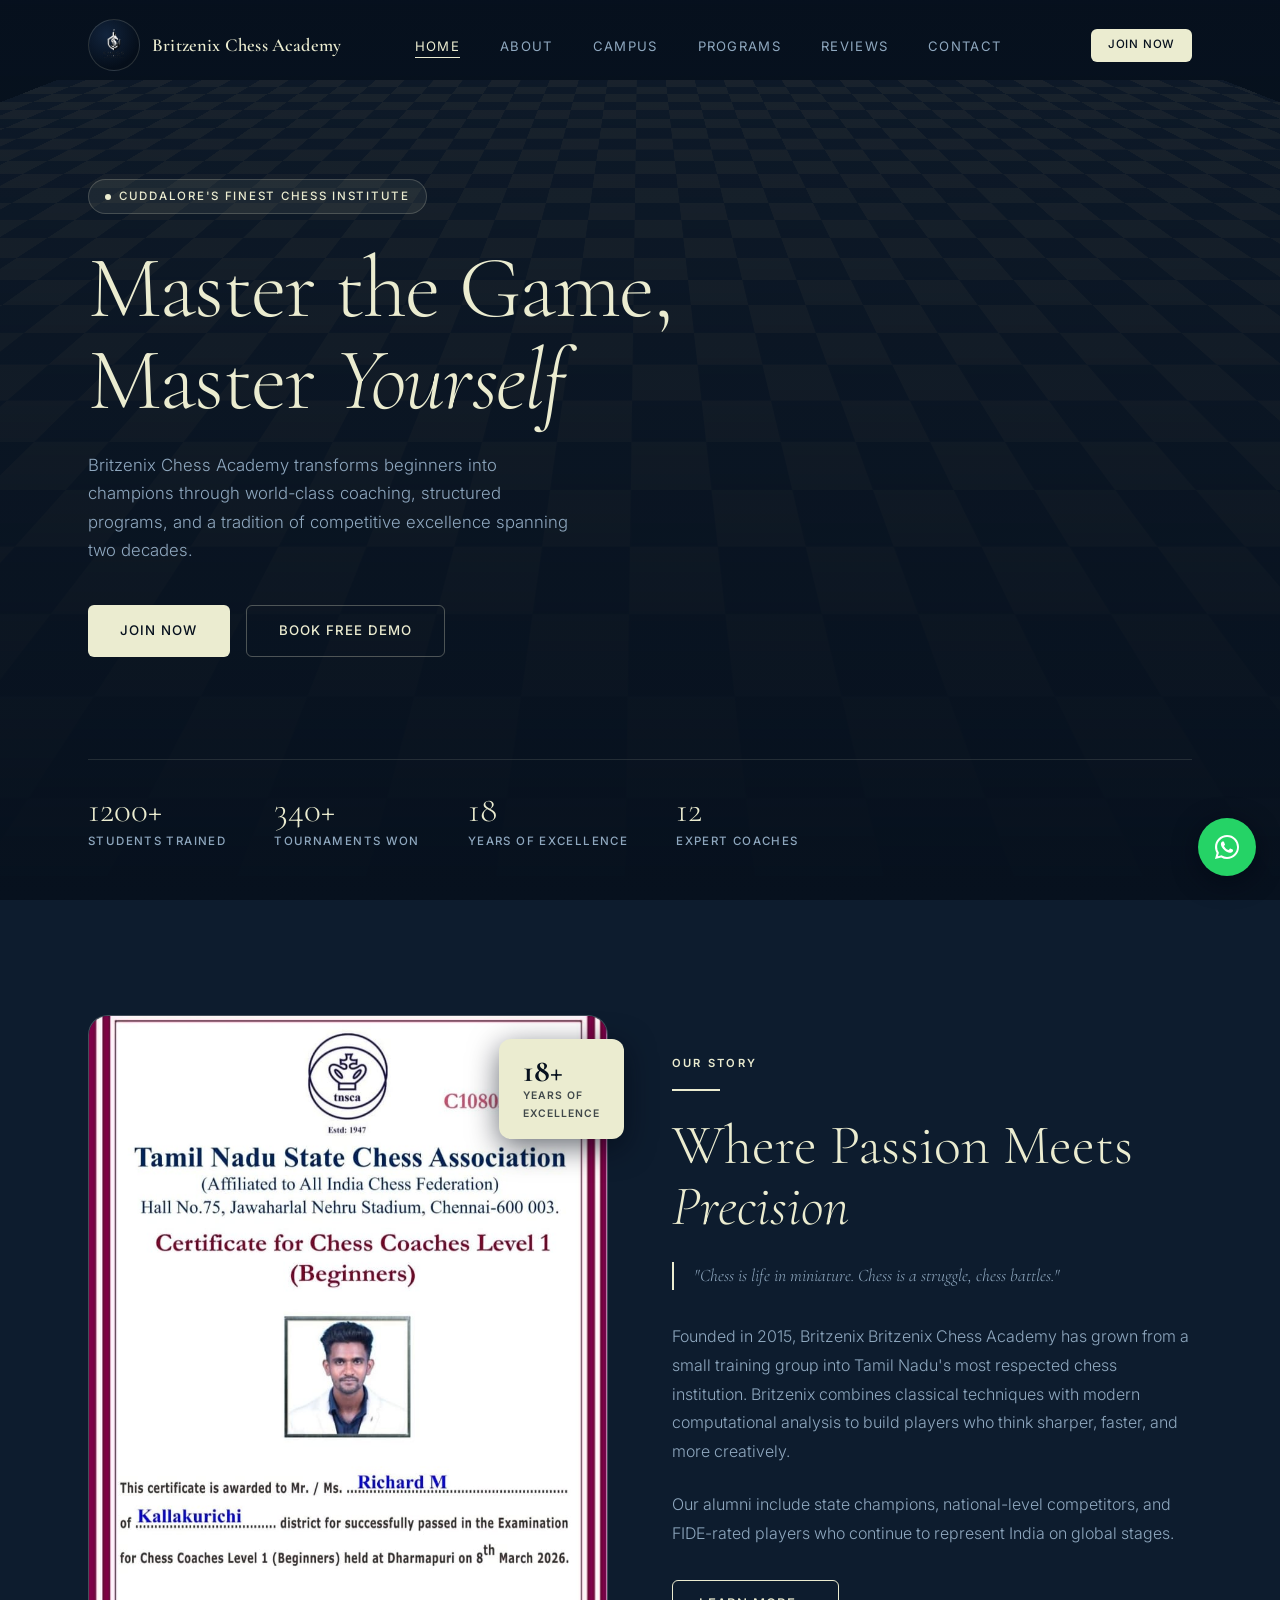
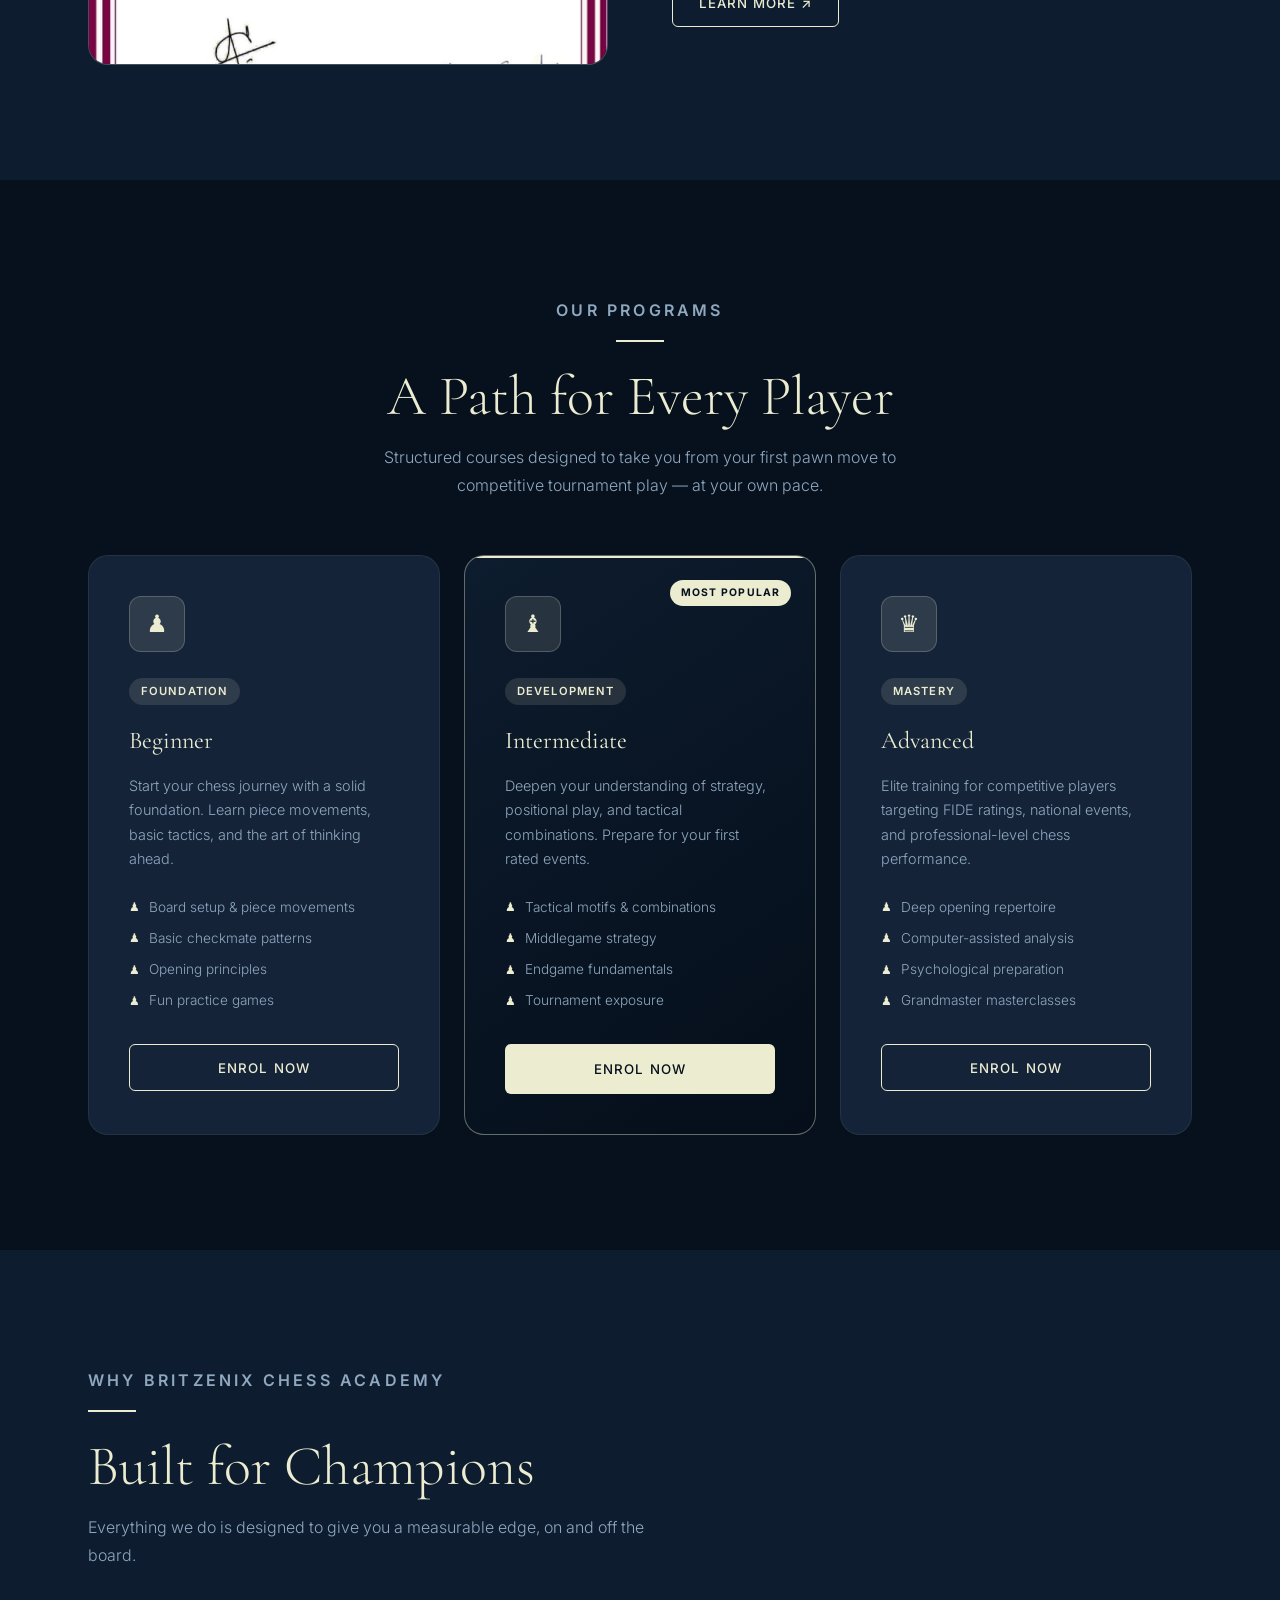
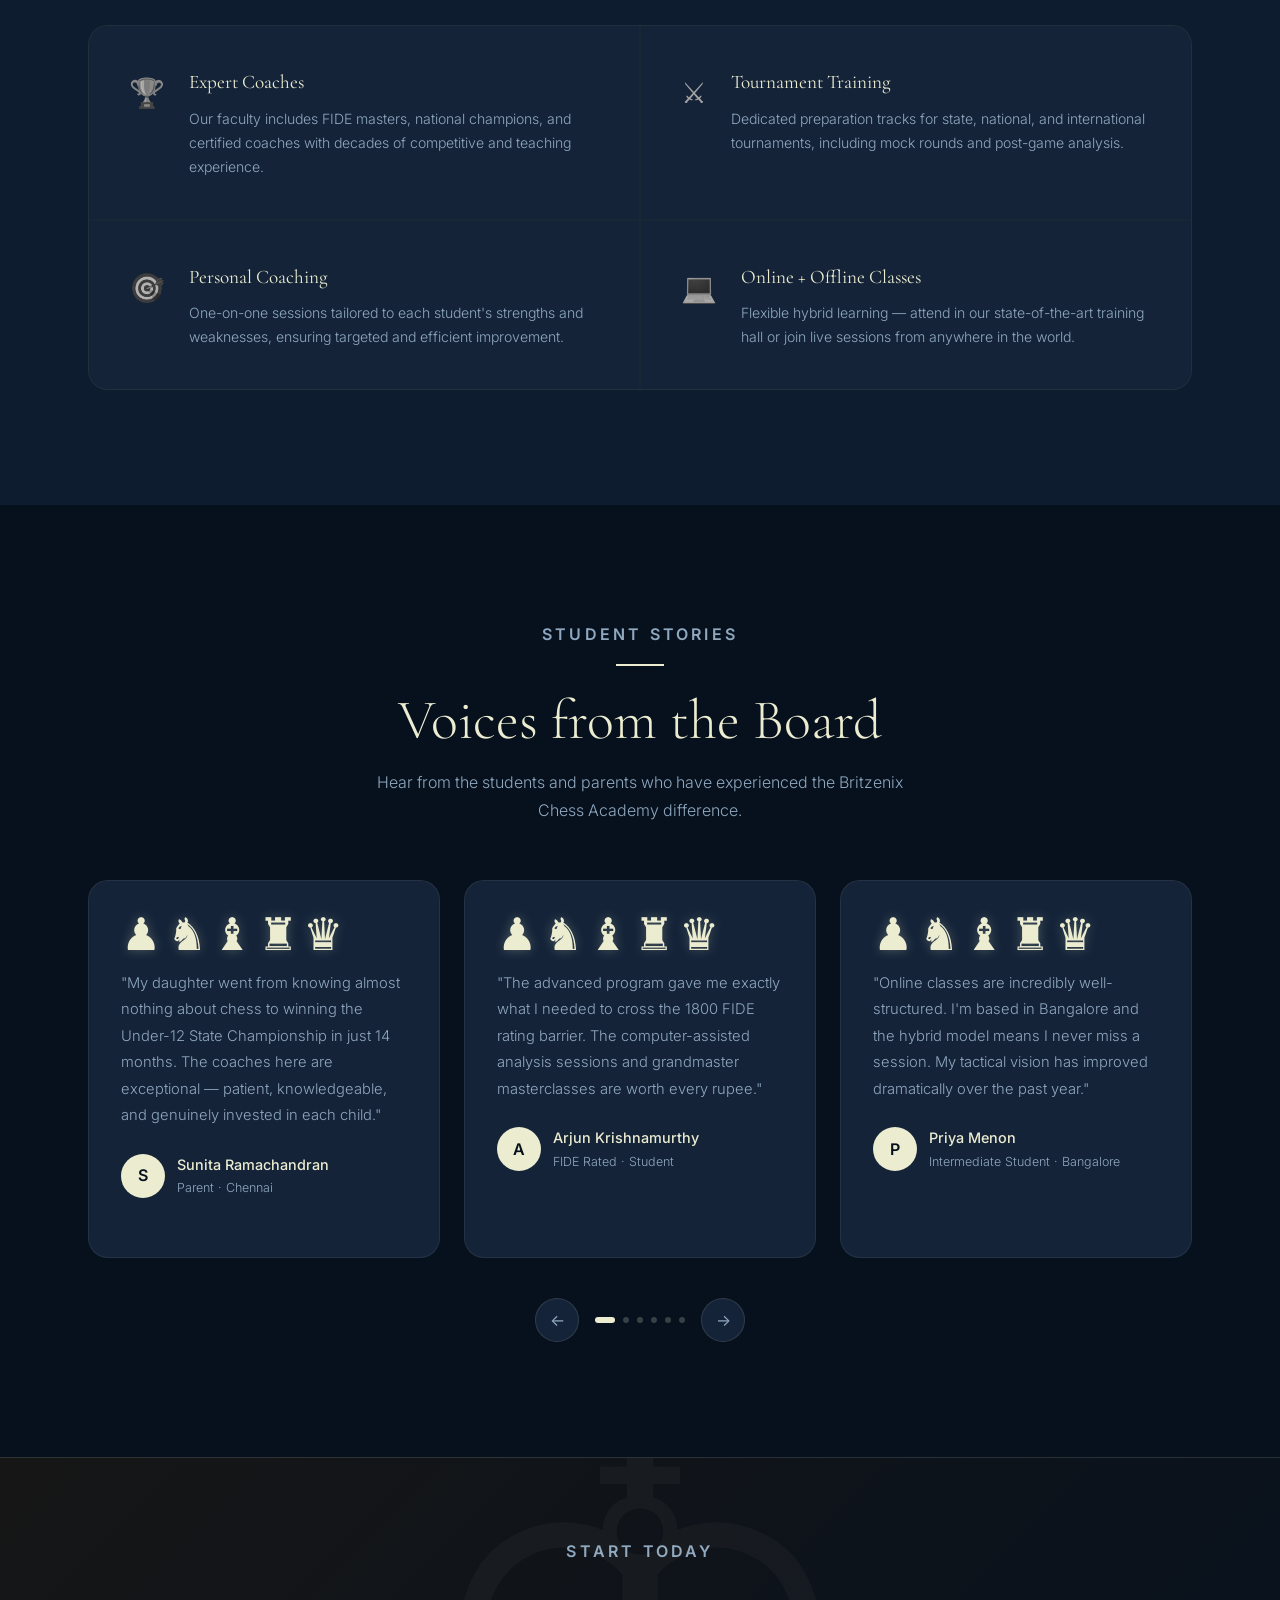
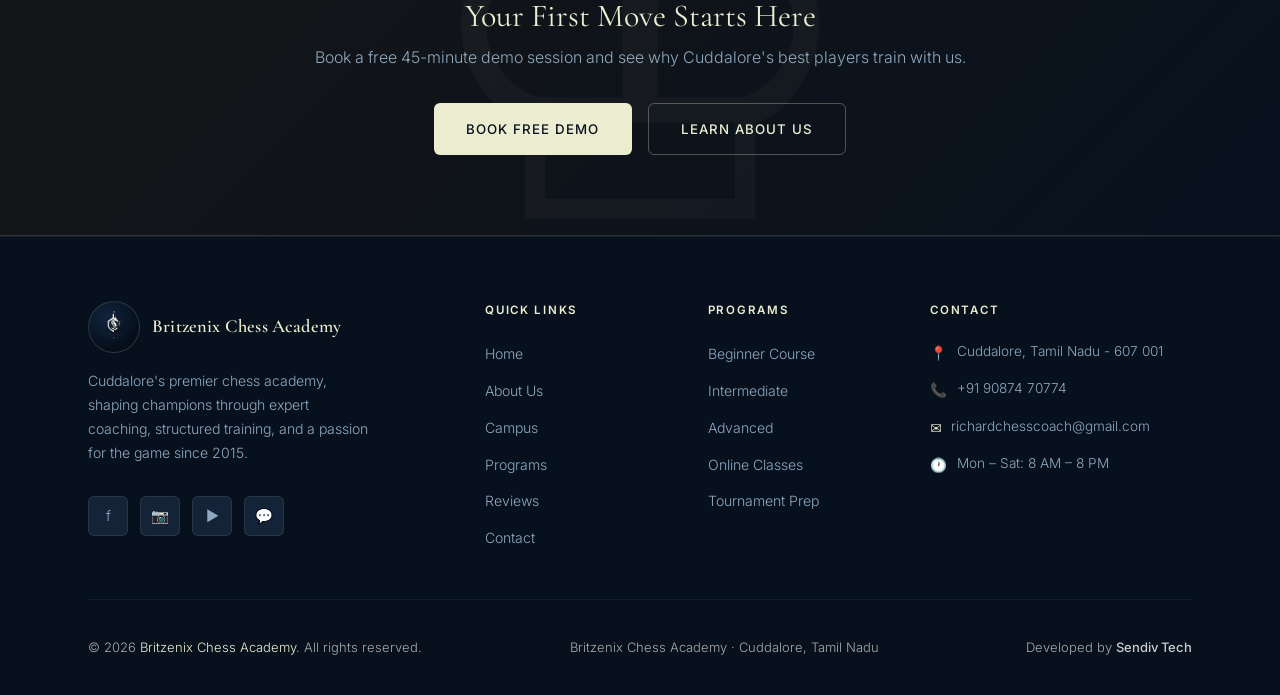
<file: index.html>
<!DOCTYPE html>
<html lang="en">
<head>
  <meta charset="UTF-8" />
  <meta name="viewport" content="width=device-width, initial-scale=1.0" />
  <meta name="description" content="Britzenix Chess Academy — India's premier chess training institute. Expert coaches, tournament preparation, and personalised coaching for all levels." />
  <title>Britzenix Chess Academy — Master the Game</title>
  <link rel="stylesheet" href="style.css" />
  <link rel="icon" href="chesslogo.png" />
</head>
<body>

<!-- Global floating chess-piece background layer (behind everything) -->
<div class="piece-field" aria-hidden="true"></div>

<!-- WhatsApp floating action button -->
<a class="whatsapp-float" href="https://wa.me/919087470774?text=Hi%2C%20I%27m%20interested%20in%20Chess%20Academy" target="_blank" rel="noopener" aria-label="Chat with Britzenix on WhatsApp">
  <span class="whatsapp-tooltip">Chat with us</span>
  <svg viewBox="0 0 32 32" fill="none" xmlns="http://www.w3.org/2000/svg" aria-hidden="true">
    <path d="M16.004 3.2c-7.07 0-12.8 5.73-12.8 12.8 0 2.258.59 4.464 1.71 6.41L3.2 28.8l6.55-1.68a12.74 12.74 0 0 0 6.25 1.64h.005c7.068 0 12.797-5.73 12.797-12.8 0-3.418-1.332-6.633-3.75-9.05a12.71 12.71 0 0 0-9.048-3.71Zm0 23.42h-.004a10.62 10.62 0 0 1-5.41-1.482l-.388-.23-3.886.998 1.037-3.79-.253-.39a10.6 10.6 0 0 1-1.626-5.728c0-5.866 4.773-10.638 10.634-10.638 2.84 0 5.51 1.108 7.518 3.118a10.56 10.56 0 0 1 3.11 7.524c0 5.866-4.773 10.618-10.732 10.618Zm5.83-7.954c-.32-.16-1.89-.932-2.183-1.04-.293-.107-.506-.16-.72.16-.213.32-.825 1.04-1.012 1.254-.187.213-.373.24-.693.08-.32-.16-1.35-.498-2.572-1.587-.95-.848-1.592-1.895-1.78-2.215-.186-.32-.02-.493.14-.652.144-.143.32-.373.48-.56.16-.187.213-.32.32-.534.106-.213.053-.4-.027-.56-.08-.16-.72-1.735-.987-2.376-.26-.624-.524-.54-.72-.55l-.613-.01c-.213 0-.56.08-.853.4-.293.32-1.12 1.094-1.12 2.67 0 1.574 1.146 3.094 1.306 3.307.16.213 2.255 3.443 5.464 4.83.763.33 1.36.527 1.825.674.767.244 1.466.21 2.018.127.616-.092 1.89-.773 2.157-1.52.267-.747.267-1.387.187-1.52-.08-.134-.293-.214-.613-.374Z" fill="#fff"/>
  </svg>
</a>


<!-- ── NAVBAR ──────────────────────────────────────────────── -->
<nav class="navbar" role="navigation" aria-label="Main navigation">
  <div class="container navbar-inner">
    <a href="index.html" class="nav-logo" aria-label="Britzenix Chess Academy Home">
      <div class="nav-logo-icon"><img src="chesslogo.png" alt="Britzenix Chess Academy Logo"></div>
      <span class="nav-logo-text">Britzenix <span>Chess Academy</span></span>
    </a>
    <ul class="nav-menu" role="list">
      <li><a href="index.html"   class="nav-link">Home</a></li>
      <li><a href="about.html"   class="nav-link">About</a></li>
      <li><a href="campus.html"  class="nav-link">Campus</a></li>
      <li><a href="#programs"    class="nav-link">Programs</a></li>
      <li><a href="reviews.html" class="nav-link">Reviews</a></li>
      <li><a href="contact.html" class="nav-link">Contact</a></li>
    </ul>
    <a href="contact.html" class="btn btn-gold nav-cta">Join Now</a>
    <button class="hamburger" aria-label="Toggle menu" aria-expanded="false">
      <span></span><span></span><span></span>
    </button>
  </div>
</nav>

<!-- ── MOBILE NAV ──────────────────────────────────────────── -->
<nav class="mobile-nav" aria-label="Mobile navigation">
  <a href="index.html"   class="nav-link">Home</a>
  <a href="about.html"   class="nav-link">About</a>
  <a href="campus.html"  class="nav-link">Campus</a>
  <a href="#programs"    class="nav-link">Programs</a>
  <a href="reviews.html" class="nav-link">Reviews</a>
  <a href="contact.html" class="nav-link">Contact</a>
  <a href="contact.html" class="btn btn-gold" style="margin-top:.5rem">Join Now</a>
</nav>

<!-- ── HERO ────────────────────────────────────────────────── -->
<section class="hero" aria-label="Hero">
  <div class="board-3d-stage" aria-hidden="true">
    <div class="board-3d-plane"></div>
  </div>
  <div class="hero-overlay"></div>

  <div class="container" style="position:relative;z-index:1;width:100%">
    <div class="hero-content">
      <div class="hero-badge">
        <div class="hero-badge-dot"></div>
        <span>Cuddalore's Finest Chess Institute</span>
      </div>
      <h1 class="display-xl hero-heading">
        Master the Game,<br>
        Master <em>Yourself</em>
      </h1>
      <p class="hero-subtext">
        Britzenix Chess Academy transforms beginners into champions through world-class coaching, structured programs, and a tradition of competitive excellence spanning two decades.
      </p>
      <div class="hero-actions">
        <a href="contact.html" class="btn btn-gold">Join Now</a>
        <a href="contact.html#demo" class="btn btn-outline">Book Free Demo</a>
      </div>
      <div >
        <img class="hero1-logo" src="chesslogo2.png" alt="Britzenix Chess Academy Logo" width="250" height="300">
      </div>
    </div>
  </div>

  <div class="hero-stats">
    <div class="container">
      <div class="hero-stats-inner">
        <div>
          <div class="hero-stat-num" data-count="1200" data-suffix="+">1200+</div>
          <div class="hero-stat-label">Students Trained</div>
        </div>
        <div>
          <div class="hero-stat-num" data-count="340" data-suffix="+">340+</div>
          <div class="hero-stat-label">Tournaments Won</div>
        </div>
        <div>
          <div class="hero-stat-num" data-count="18" data-suffix="">18</div>
          <div class="hero-stat-label">Years of Excellence</div>
        </div>
        <div>
          <div class="hero-stat-num" data-count="12" data-suffix="">12</div>
          <div class="hero-stat-label">Expert Coaches</div>
        </div>
      </div>
    </div>
  </div>
</section>

<!-- ── ABOUT PREVIEW ───────────────────────────────────────── -->
<section class="section about-preview">
  <div class="container">
    <div class="grid-2">
      <div class="about-image-wrap reveal-left">
        <div class="about-image-frame">
          
          <div><img src="chess1.jpeg" alt="About Britzenix Chess Academy"></div>
        </div>
        <div class="about-corner">
          <div class="about-corner-num">18+</div>
          <div class="about-corner-label">Years of<br>Excellence</div>
        </div>
      </div>
      <div class="about-text-wrap reveal-right">
        <p class="section-label">Our Story</p>
        <div class="gold-line"></div>
        <h2 class="display-lg">Where Passion Meets <em style="font-style:italic;color:var(--gold)">Precision</em></h2>
        <blockquote class="about-quote">
          "Chess is life in miniature. Chess is a struggle, chess battles."
        </blockquote>
        <p style="color:var(--ivory-dim);margin-bottom:1.5rem;line-height:1.8">
          Founded in 2015, Britzenix Britzenix Chess Academy has grown from a small training group into Tamil Nadu's most respected chess institution. Britzenix combines classical techniques with modern computational analysis to build players who think sharper, faster, and more creatively.
        </p>
        <p style="color:var(--ivory-dim);margin-bottom:2rem;line-height:1.8">
          Our alumni include state champions, national-level competitors, and FIDE-rated players who continue to represent India on global stages.
        </p>
        <a href="about.html" class="btn btn-ghost">Learn More ↗</a>
      </div>
    </div>
  </div>
</section>

<!-- ── PROGRAMS ────────────────────────────────────────────── -->
<section class="section programs" id="programs">
  <div class="container">
    <div class="section-header center reveal">
      <p class="section-label">Our Programs</p>
      <div class="gold-line center"></div>
      <h2 class="display-lg">A Path for Every Player</h2>
      <p>Structured courses designed to take you from your first pawn move to competitive tournament play — at your own pace.</p>
    </div>

    <div class="grid-3">
      <!-- Beginner -->
      <div class="program-card reveal delay-1">
        <div class="program-icon">♟</div>
        <span class="program-tag">Foundation</span>
        <h3 class="program-title">Beginner</h3>
        <p class="program-desc">Start your chess journey with a solid foundation. Learn piece movements, basic tactics, and the art of thinking ahead.</p>
        <ul class="program-features">
          <li class="program-feature">Board setup & piece movements</li>
          <li class="program-feature">Basic checkmate patterns</li>
          <li class="program-feature">Opening principles</li>
          <li class="program-feature">Fun practice games</li>
        </ul>
        <a href="contact.html" class="btn btn-ghost" style="width:100%;justify-content:center">Enrol Now</a>
      </div>

      <!-- Intermediate — featured -->
      <div class="program-card featured reveal delay-2">
        <div class="featured-badge">Most Popular</div>
        <div class="program-icon">♝</div>
        <span class="program-tag">Development</span>
        <h3 class="program-title">Intermediate</h3>
        <p class="program-desc">Deepen your understanding of strategy, positional play, and tactical combinations. Prepare for your first rated events.</p>
        <ul class="program-features">
          <li class="program-feature">Tactical motifs & combinations</li>
          <li class="program-feature">Middlegame strategy</li>
          <li class="program-feature">Endgame fundamentals</li>
          <li class="program-feature">Tournament exposure</li>
        </ul>
        <a href="contact.html" class="btn btn-gold" style="width:100%;justify-content:center">Enrol Now</a>
      </div>

      <!-- Advanced -->
      <div class="program-card reveal delay-3">
        <div class="program-icon">♛</div>
        <span class="program-tag">Mastery</span>
        <h3 class="program-title">Advanced</h3>
        <p class="program-desc">Elite training for competitive players targeting FIDE ratings, national events, and professional-level chess performance.</p>
        <ul class="program-features">
          <li class="program-feature">Deep opening repertoire</li>
          <li class="program-feature">Computer-assisted analysis</li>
          <li class="program-feature">Psychological preparation</li>
          <li class="program-feature">Grandmaster masterclasses</li>
        </ul>
        <a href="contact.html" class="btn btn-ghost" style="width:100%;justify-content:center">Enrol Now</a>
      </div>
    </div>
  </div>
</section>

<!-- ── WHY CHOOSE US ────────────────────────────────────────── -->
<section class="section why">
  <div class="container">
    <div class="section-header reveal">
      <p class="section-label">Why Britzenix Chess Academy</p>
      <div class="gold-line"></div>
      <h2 class="display-lg">Built for Champions</h2>
      <p>Everything we do is designed to give you a measurable edge, on and off the board.</p>
    </div>

    <div class="why-grid reveal">
      <div class="why-item">
        <div class="why-icon">🏆</div>
        <div>
          <h3 class="why-item-title">Expert Coaches</h3>
          <p class="why-item-desc">Our faculty includes FIDE masters, national champions, and certified coaches with decades of competitive and teaching experience.</p>
        </div>
      </div>
      <div class="why-item">
        <div class="why-icon">⚔️</div>
        <div>
          <h3 class="why-item-title">Tournament Training</h3>
          <p class="why-item-desc">Dedicated preparation tracks for state, national, and international tournaments, including mock rounds and post-game analysis.</p>
        </div>
      </div>
      <div class="why-item">
        <div class="why-icon">🎯</div>
        <div>
          <h3 class="why-item-title">Personal Coaching</h3>
          <p class="why-item-desc">One-on-one sessions tailored to each student's strengths and weaknesses, ensuring targeted and efficient improvement.</p>
        </div>
      </div>
      <div class="why-item">
        <div class="why-icon">💻</div>
        <div>
          <h3 class="why-item-title">Online + Offline Classes</h3>
          <p class="why-item-desc">Flexible hybrid learning — attend in our state-of-the-art training hall or join live sessions from anywhere in the world.</p>
        </div>
      </div>
    </div>
  </div>
</section>

<!-- ── TESTIMONIALS ─────────────────────────────────────────── -->
<section class="section testimonials">
  <div class="container">
    <div class="section-header center reveal">
      <p class="section-label">Student Stories</p>
      <div class="gold-line center"></div>
      <h2 class="display-lg">Voices from the Board</h2>
      <p>Hear from the students and parents who have experienced the Britzenix Chess Academy difference.</p>
    </div>

    <div class="testimonial-slider reveal">
      <div class="testimonial-track-wrap">
        <div class="testimonial-track">

          <div class="testimonial-card">
            <div data-piece-rating="5"></div>
            <p class="testi-text">"My daughter went from knowing almost nothing about chess to winning the Under-12 State Championship in just 14 months. The coaches here are exceptional — patient, knowledgeable, and genuinely invested in each child."</p>
            <div class="testi-author">
              <div class="testi-avatar">S</div>
              <div>
                <div class="testi-name">Sunita Ramachandran</div>
                <div class="testi-role">Parent · Chennai</div>
              </div>
            </div>
          </div>

          <div class="testimonial-card">
            <div data-piece-rating="5"></div>
            <p class="testi-text">"The advanced program gave me exactly what I needed to cross the 1800 FIDE rating barrier. The computer-assisted analysis sessions and grandmaster masterclasses are worth every rupee."</p>
            <div class="testi-author">
              <div class="testi-avatar">A</div>
              <div>
                <div class="testi-name">Arjun Krishnamurthy</div>
                <div class="testi-role">FIDE Rated · Student</div>
              </div>
            </div>
          </div>

          <div class="testimonial-card">
            <div data-piece-rating="5"></div>
            <p class="testi-text">"Online classes are incredibly well-structured. I'm based in Bangalore and the hybrid model means I never miss a session. My tactical vision has improved dramatically over the past year."</p>
            <div class="testi-author">
              <div class="testi-avatar">P</div>
              <div>
                <div class="testi-name">Priya Menon</div>
                <div class="testi-role">Intermediate Student · Bangalore</div>
              </div>
            </div>
          </div>

          <div class="testimonial-card">
            <div data-piece-rating="5"></div>
            <p class="testi-text">"I joined as a complete beginner at age 35 and the coaches made me feel completely at home. Chess has transformed how I think at work and in daily life. Highly recommended for adults too!"</p>
            <div class="testi-author">
              <div class="testi-avatar">K</div>
              <div>
                <div class="testi-name">Karthik Iyer</div>
                <div class="testi-role">Adult Learner · Chennai</div>
              </div>
            </div>
          </div>

          <div class="testimonial-card">
            <div data-piece-rating="5"></div>
            <p class="testi-text">"The tournament preparation program is outstanding. Coach Rajesh personally reviewed every one of my critical games before the national championship. I finished in the top 10, the best result of my career."</p>
            <div class="testi-author">
              <div class="testi-avatar">V</div>
              <div>
                <div class="testi-name">Vishal Nair</div>
                <div class="testi-role">National Competitor</div>
              </div>
            </div>
          </div>

          <div class="testimonial-card">
            <div data-piece-rating="5"></div>
            <p class="testi-text">"My twin boys have been here for two years and the discipline, focus, and strategic thinking they've developed extends far beyond chess. Their teachers at school have noticed a remarkable improvement in concentration."</p>
            <div class="testi-author">
              <div class="testi-avatar">M</div>
              <div>
                <div class="testi-name">Meera Balakrishnan</div>
                <div class="testi-role">Parent Cuddalore</div>
              </div>
            </div>
          </div>

        </div>
      </div>

      <div class="slider-controls">
        <button class="slider-btn prev" aria-label="Previous testimonials">←</button>
        <div class="slider-dots" role="tablist" aria-label="Slider navigation"></div>
        <button class="slider-btn next" aria-label="Next testimonials">→</button>
      </div>
    </div>
  </div>
</section>

<!-- ── CTA BANNER ───────────────────────────────────────────── -->
<section class="cta-banner reveal">
  <div class="container">
    <p class="section-label">Start Today</p>
    <h2 class="display-md" style="color:var(--ivory);margin:.75rem 0 .5rem">Your First Move Starts Here</h2>
    <p>Book a free 45-minute demo session and see why Cuddalore's best players train with us.</p>
    <div style="display:flex;gap:1rem;justify-content:center;flex-wrap:wrap">
      <a href="contact.html" class="btn btn-gold">Book Free Demo</a>
      <a href="about.html"   class="btn btn-outline">Learn About Us</a>
    </div>
  </div>
</section>

<!-- ── FOOTER ───────────────────────────────────────────────── -->
<footer class="footer">
  <div class="container">
    <div class="footer-grid">
      <div class="footer-brand">
        <div class="nav-logo" style="margin-bottom:.5rem">
          <div class="nav-logo-icon"><img src="chesslogo.png" alt="Britzenix Chess Academy Logo"></div>
          <span class="nav-logo-text">Britzenix <span>Chess Academy</span></span>
        </div>
        <p>Cuddalore's premier chess academy, shaping champions through expert coaching, structured training, and a passion for the game since 2015.</p>
        <div class="social-links">
          <a href="#" class="social-link" aria-label="Facebook">f</a>
          <a href="#" class="social-link" aria-label="Instagram">📷</a>
          <a href="#" class="social-link" aria-label="YouTube">▶</a>
          <a href="#" class="social-link" aria-label="WhatsApp">💬</a>
        </div>
      </div>
      <div>
        <p class="footer-heading">Quick Links</p>
        <ul class="footer-links">
          <li><a href="index.html"   class="footer-link">Home</a></li>
          <li><a href="about.html"   class="footer-link">About Us</a></li>
          <li><a href="campus.html"  class="footer-link">Campus</a></li>
          <li><a href="#programs"    class="footer-link">Programs</a></li>
          <li><a href="reviews.html" class="footer-link">Reviews</a></li>
          <li><a href="contact.html" class="footer-link">Contact</a></li>
        </ul>
      </div>
      <div>
        <p class="footer-heading">Programs</p>
        <ul class="footer-links">
          <li><a href="contact.html" class="footer-link">Beginner Course</a></li>
          <li><a href="contact.html" class="footer-link">Intermediate</a></li>
          <li><a href="contact.html" class="footer-link">Advanced</a></li>
          <li><a href="contact.html" class="footer-link">Online Classes</a></li>
          <li><a href="contact.html" class="footer-link">Tournament Prep</a></li>
        </ul>
      </div>
      <div>
        <p class="footer-heading">Contact</p>
        <div class="footer-contact-item">
          <span class="footer-contact-icon">📍</span>
          <span>Cuddalore, Tamil Nadu - 607 001</span>
        </div>
        <div class="footer-contact-item">
          <span class="footer-contact-icon">📞</span>
          <span>+91 90874 70774</span>
        </div>
        <div class="footer-contact-item">
          <span class="footer-contact-icon">✉</span>
          <span>richardchesscoach@gmail.com</span>
        </div>
        <div class="footer-contact-item">
          <span class="footer-contact-icon">🕐</span>
          <span>Mon – Sat: 8 AM – 8 PM</span>
        </div>
      </div>
    </div>
    <div class="footer-bottom">
      <p class="footer-copy">© 2026 <span>Britzenix Chess Academy</span>. All rights reserved.</p>
      <p class="footer-copy">Britzenix Chess Academy · Cuddalore, Tamil Nadu</p>
      <p class="footer-copy">Developed by <a href="https://www.sendivtech.in/" target="_blank">Sendiv Tech</a></p>
    </div>
  </div>
</footer>

<script src="script.js"></script>
</body>
</html>
</file>
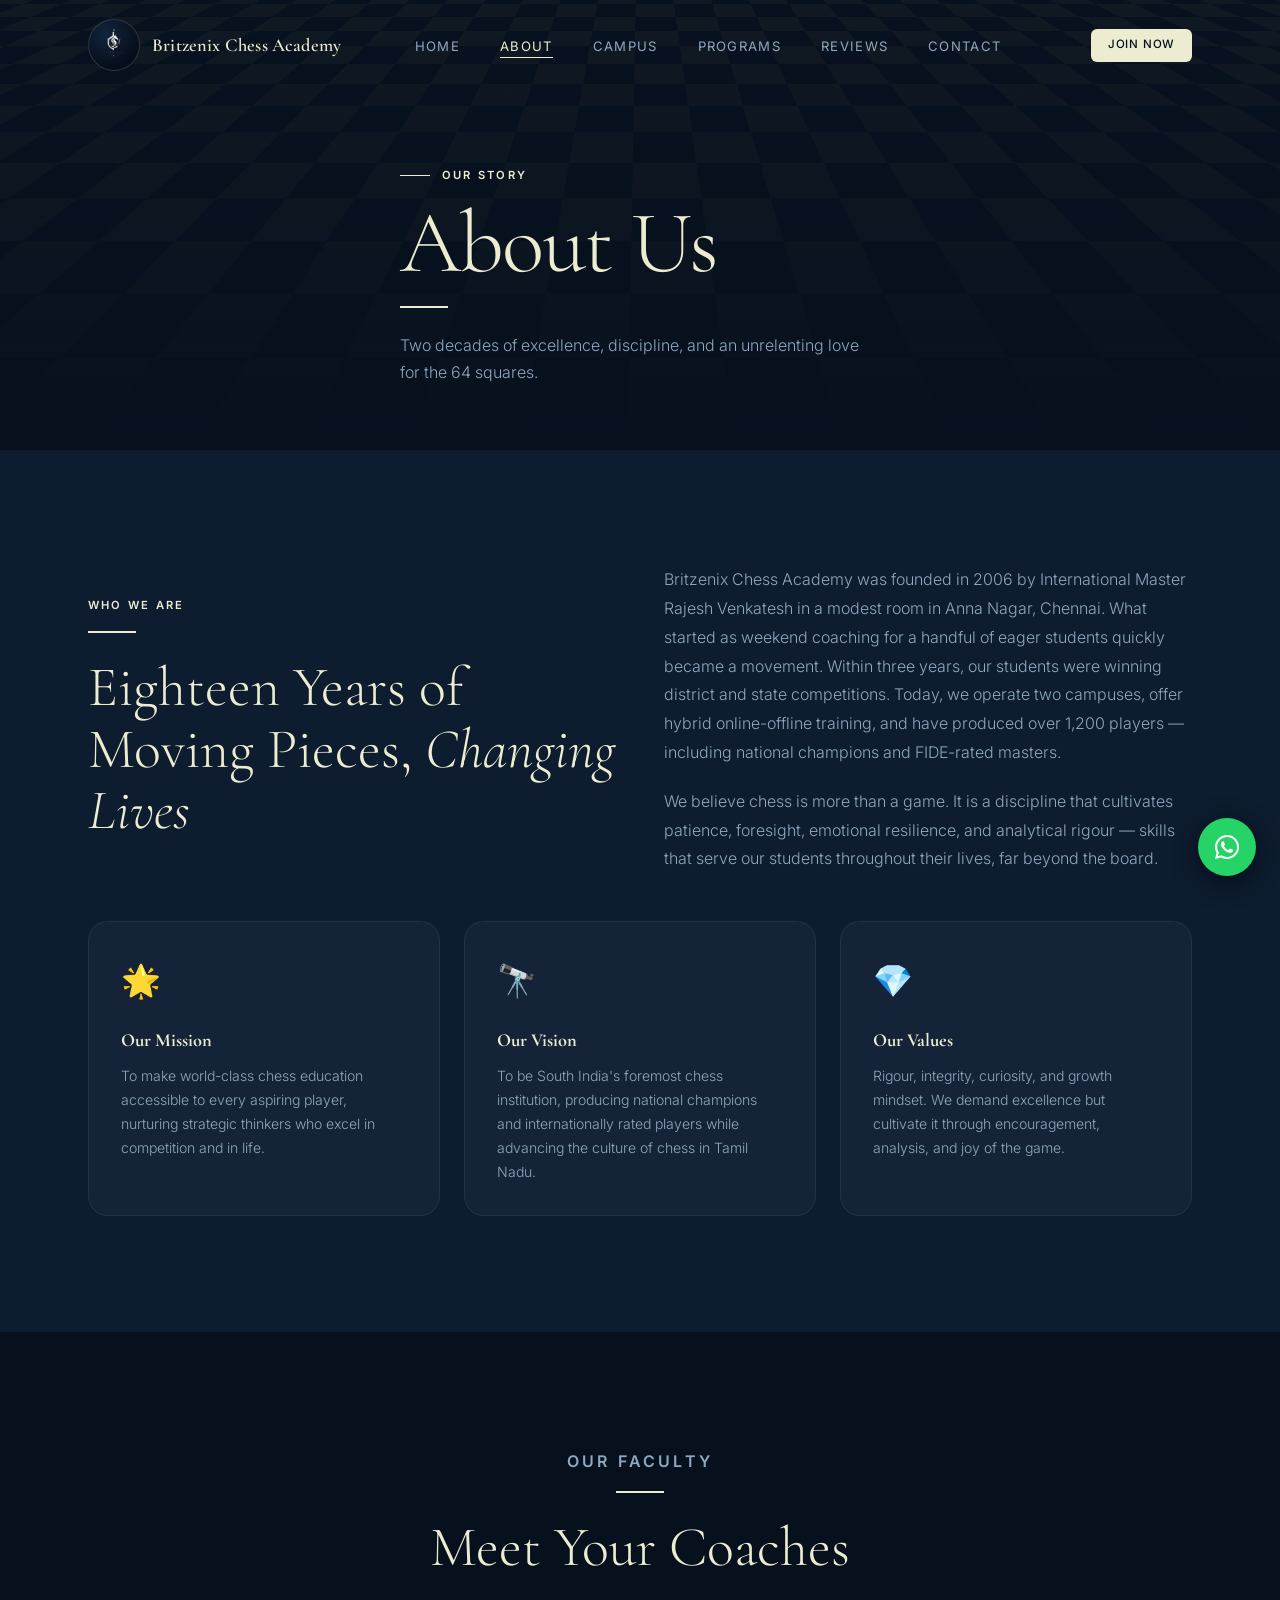
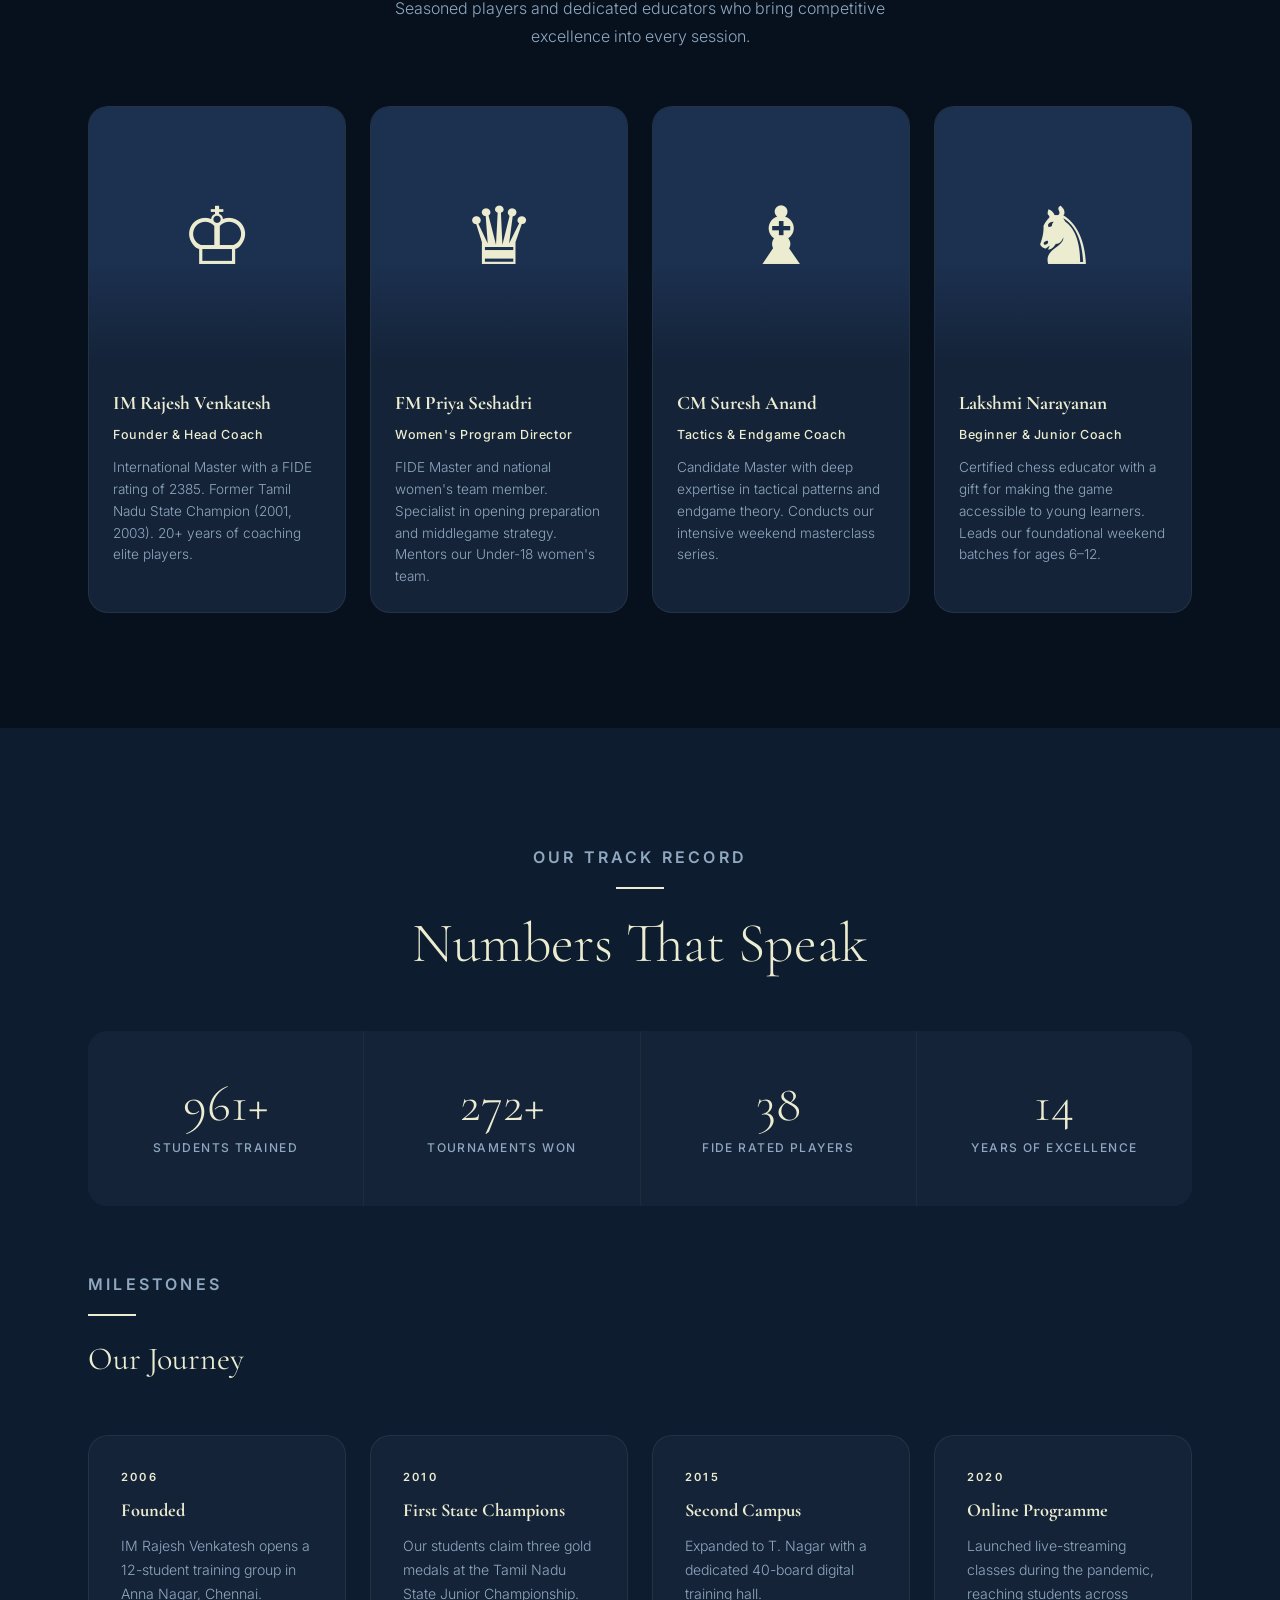
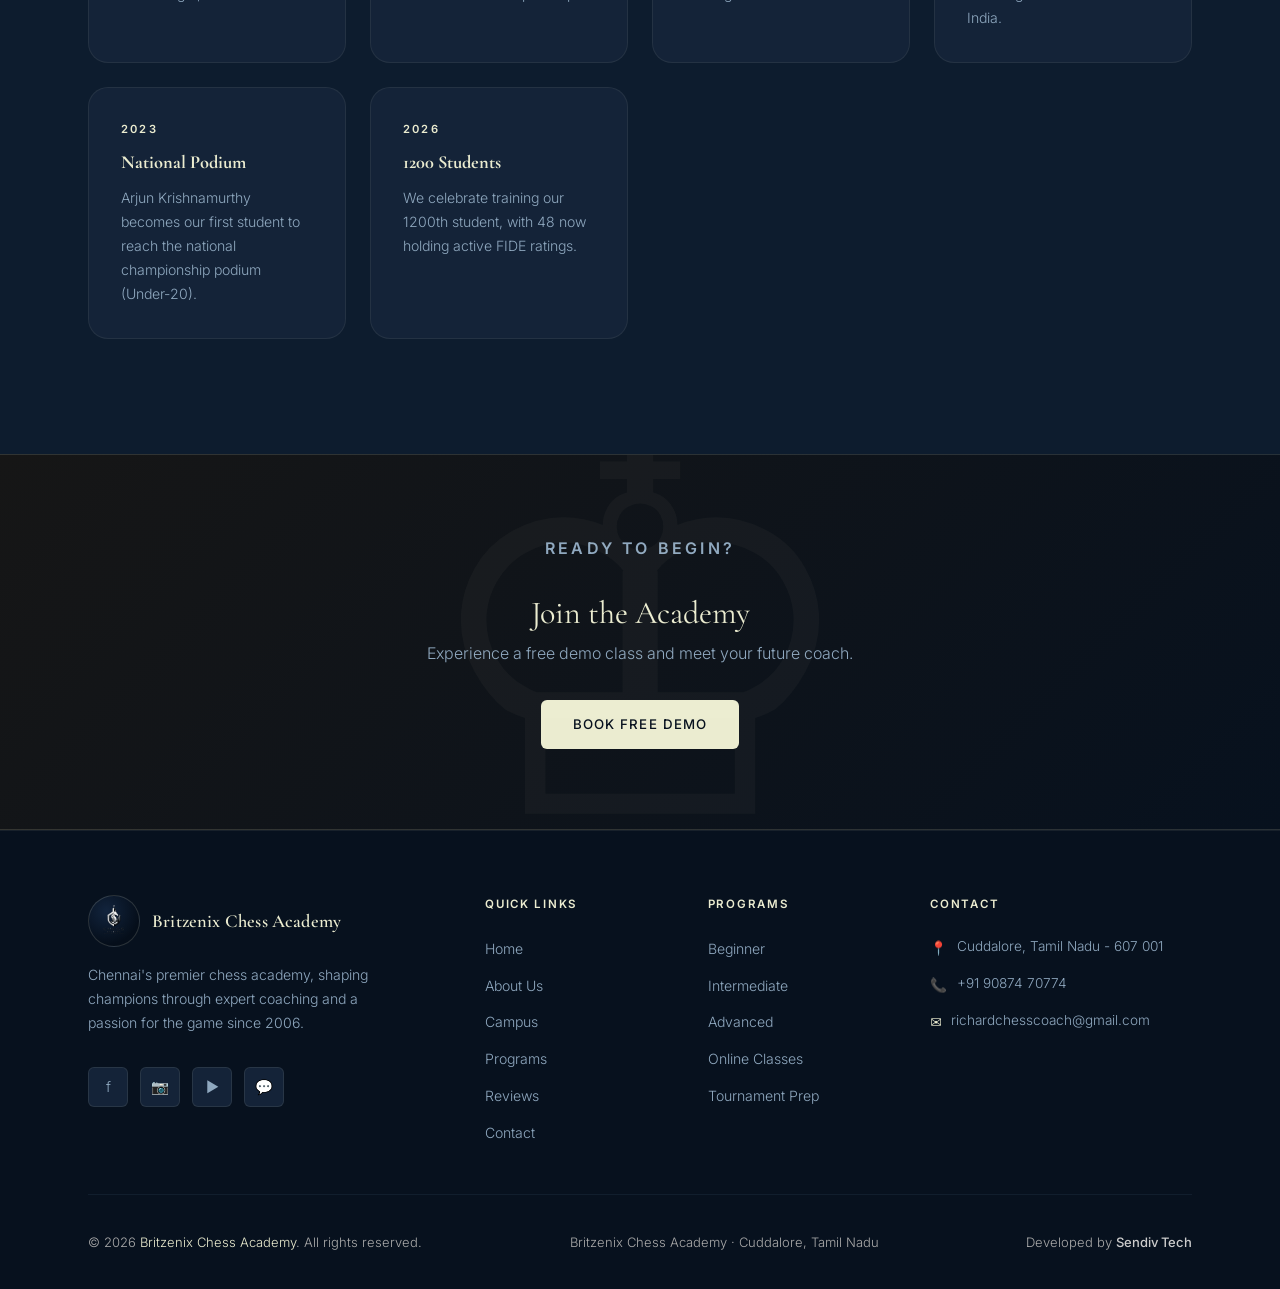
<file: about.html>
<!DOCTYPE html>
<html lang="en">
<head>
  <meta charset="UTF-8" />
  <meta name="viewport" content="width=device-width, initial-scale=1.0" />
  <meta name="description" content="About Britzenix Chess Academy — our story, mission, coaches, and achievements since 2006." />
  <title>About — Britzenix Chess Academy</title>
  <link rel="stylesheet" href="style.css" />
  <link rel="icon" href="chesslogo.png" />
</head>
<body>

<!-- Global floating chess-piece background layer (behind everything) -->
<div class="piece-field" aria-hidden="true"></div>

<!-- WhatsApp floating action button -->
<a class="whatsapp-float" href="https://wa.me/919087470774?text=Hi%2C%20I%27m%20interested%20in%20Chess%20Academy" target="_blank" rel="noopener" aria-label="Chat with Britzenix on WhatsApp">
  <span class="whatsapp-tooltip">Chat with us</span>
  <svg viewBox="0 0 32 32" fill="none" xmlns="http://www.w3.org/2000/svg" aria-hidden="true">
    <path d="M16.004 3.2c-7.07 0-12.8 5.73-12.8 12.8 0 2.258.59 4.464 1.71 6.41L3.2 28.8l6.55-1.68a12.74 12.74 0 0 0 6.25 1.64h.005c7.068 0 12.797-5.73 12.797-12.8 0-3.418-1.332-6.633-3.75-9.05a12.71 12.71 0 0 0-9.048-3.71Zm0 23.42h-.004a10.62 10.62 0 0 1-5.41-1.482l-.388-.23-3.886.998 1.037-3.79-.253-.39a10.6 10.6 0 0 1-1.626-5.728c0-5.866 4.773-10.638 10.634-10.638 2.84 0 5.51 1.108 7.518 3.118a10.56 10.56 0 0 1 3.11 7.524c0 5.866-4.773 10.618-10.732 10.618Zm5.83-7.954c-.32-.16-1.89-.932-2.183-1.04-.293-.107-.506-.16-.72.16-.213.32-.825 1.04-1.012 1.254-.187.213-.373.24-.693.08-.32-.16-1.35-.498-2.572-1.587-.95-.848-1.592-1.895-1.78-2.215-.186-.32-.02-.493.14-.652.144-.143.32-.373.48-.56.16-.187.213-.32.32-.534.106-.213.053-.4-.027-.56-.08-.16-.72-1.735-.987-2.376-.26-.624-.524-.54-.72-.55l-.613-.01c-.213 0-.56.08-.853.4-.293.32-1.12 1.094-1.12 2.67 0 1.574 1.146 3.094 1.306 3.307.16.213 2.255 3.443 5.464 4.83.763.33 1.36.527 1.825.674.767.244 1.466.21 2.018.127.616-.092 1.89-.773 2.157-1.52.267-.747.267-1.387.187-1.52-.08-.134-.293-.214-.613-.374Z" fill="#fff"/>
  </svg>
</a>


<!-- ── NAVBAR ──────────────────────────────────────────────── -->
<nav class="navbar" role="navigation" aria-label="Main navigation">
  <div class="container navbar-inner">
    <a href="index.html" class="nav-logo" aria-label="Britzenix Chess Academy Home">
      <div class="nav-logo-icon"><img src="chesslogo.png" alt="Britzenix Chess Academy Logo"></div>
      <span class="nav-logo-text">Britzenix <span>Chess Academy</span></span>
    </a>
    <ul class="nav-menu" role="list">
      <li><a href="index.html"   class="nav-link">Home</a></li>
      <li><a href="about.html"   class="nav-link active">About</a></li>
      <li><a href="campus.html"  class="nav-link">Campus</a></li>
      <li><a href="index.html#programs" class="nav-link">Programs</a></li>
      <li><a href="reviews.html" class="nav-link">Reviews</a></li>
      <li><a href="contact.html" class="nav-link">Contact</a></li>
    </ul>
    <a href="contact.html" class="btn btn-gold nav-cta">Join Now</a>
    <button class="hamburger" aria-label="Toggle menu">
      <span></span><span></span><span></span>
    </button>
  </div>
</nav>
<nav class="mobile-nav">
  <a href="index.html"   class="nav-link">Home</a>
  <a href="about.html"   class="nav-link">About</a>
  <a href="campus.html"  class="nav-link">Campus</a>
  <a href="index.html#programs" class="nav-link">Programs</a>
  <a href="reviews.html" class="nav-link">Reviews</a>
  <a href="contact.html" class="nav-link">Contact</a>
  <a href="contact.html" class="btn btn-gold" style="margin-top:.5rem">Join Now</a>
</nav>

<!-- ── PAGE HERO ───────────────────────────────────────────── -->
<header class="page-hero">
  <div class="board-3d-stage" aria-hidden="true">
    <div class="board-3d-plane"></div>
  </div>
  <div class="page-hero-overlay"></div>
  <div class="container page-hero-content">
    <p class="page-hero-eyebrow">Our Story</p>
    <h1 class="display-xl">About Us</h1>
    <div class="gold-line" style="margin-top:1rem"></div>
    <p style="color:var(--ivory-dim);max-width:480px;font-size:1rem">
      Two decades of excellence, discipline, and an unrelenting love for the 64 squares.
    </p>
  </div>
</header>

<!-- ── STORY SECTION ────────────────────────────────────────── -->
<section class="section story-section">
  <div class="container">
    <div class="grid-2" style="margin-bottom:3rem">
      <div class="reveal-left">
        <p class="section-label">Who We Are</p>
        <div class="gold-line"></div>
        <h2 class="display-lg">Eighteen Years of Moving Pieces, <em style="color:var(--gold);font-style:italic">Changing Lives</em></h2>
      </div>
      <div class="reveal-right">
        <p style="color:var(--ivory-dim);line-height:1.8;margin-bottom:1.25rem">
          Britzenix Chess Academy was founded in 2006 by International Master Rajesh Venkatesh in a modest room in Anna Nagar, Chennai. What started as weekend coaching for a handful of eager students quickly became a movement. Within three years, our students were winning district and state competitions. Today, we operate two campuses, offer hybrid online-offline training, and have produced over 1,200 players — including national champions and FIDE-rated masters.
        </p>
        <p style="color:var(--ivory-dim);line-height:1.8">
          We believe chess is more than a game. It is a discipline that cultivates patience, foresight, emotional resilience, and analytical rigour — skills that serve our students throughout their lives, far beyond the board.
        </p>
      </div>
    </div>

    <div class="story-cards">
      <div class="story-card reveal delay-1">
        <div class="story-card-icon">🌟</div>
        <h3 class="story-card-title">Our Mission</h3>
        <p class="story-card-text">To make world-class chess education accessible to every aspiring player, nurturing strategic thinkers who excel in competition and in life.</p>
      </div>
      <div class="story-card reveal delay-2">
        <div class="story-card-icon">🔭</div>
        <h3 class="story-card-title">Our Vision</h3>
        <p class="story-card-text">To be South India's foremost chess institution, producing national champions and internationally rated players while advancing the culture of chess in Tamil Nadu.</p>
      </div>
      <div class="story-card reveal delay-3">
        <div class="story-card-icon">💎</div>
        <h3 class="story-card-title">Our Values</h3>
        <p class="story-card-text">Rigour, integrity, curiosity, and growth mindset. We demand excellence but cultivate it through encouragement, analysis, and joy of the game.</p>
      </div>
    </div>
  </div>
</section>

<!-- ── COACHES ──────────────────────────────────────────────── -->
<section class="section coaches-section">
  <div class="container">
    <div class="section-header center reveal">
      <p class="section-label">Our Faculty</p>
      <div class="gold-line center"></div>
      <h2 class="display-lg">Meet Your Coaches</h2>
      <p>Seasoned players and dedicated educators who bring competitive excellence into every session.</p>
    </div>

    <div class="grid-4">

      <div class="coach-card reveal delay-1">
        <div class="coach-avatar">♔</div>
        <div class="coach-info">
          <h3 class="coach-name">IM Rajesh Venkatesh</h3>
          <p class="coach-role">Founder & Head Coach</p>
          <p class="coach-bio">International Master with a FIDE rating of 2385. Former Tamil Nadu State Champion (2001, 2003). 20+ years of coaching elite players.</p>
        </div>
      </div>

      <div class="coach-card reveal delay-2">
        <div class="coach-avatar">♛</div>
        <div class="coach-info">
          <h3 class="coach-name">FM Priya Seshadri</h3>
          <p class="coach-role">Women's Program Director</p>
          <p class="coach-bio">FIDE Master and national women's team member. Specialist in opening preparation and middlegame strategy. Mentors our Under-18 women's team.</p>
        </div>
      </div>

      <div class="coach-card reveal delay-3">
        <div class="coach-avatar">♝</div>
        <div class="coach-info">
          <h3 class="coach-name">CM Suresh Anand</h3>
          <p class="coach-role">Tactics & Endgame Coach</p>
          <p class="coach-bio">Candidate Master with deep expertise in tactical patterns and endgame theory. Conducts our intensive weekend masterclass series.</p>
        </div>
      </div>

      <div class="coach-card reveal delay-4">
        <div class="coach-avatar">♞</div>
        <div class="coach-info">
          <h3 class="coach-name">Lakshmi Narayanan</h3>
          <p class="coach-role">Beginner & Junior Coach</p>
          <p class="coach-bio">Certified chess educator with a gift for making the game accessible to young learners. Leads our foundational weekend batches for ages 6–12.</p>
        </div>
      </div>

    </div>
  </div>
</section>

<!-- ── ACHIEVEMENTS ──────────────────────────────────────────── -->
<section class="section achievements-section">
  <div class="container">
    <div class="section-header center reveal">
      <p class="section-label">Our Track Record</p>
      <div class="gold-line center"></div>
      <h2 class="display-lg">Numbers That Speak</h2>
    </div>

    <div class="stats-grid reveal">
      <div class="stat-box">
        <div class="stat-num" data-count="1200" data-suffix="+">1200+</div>
        <div class="stat-label">Students Trained</div>
      </div>
      <div class="stat-box">
        <div class="stat-num" data-count="340" data-suffix="+">340+</div>
        <div class="stat-label">Tournaments Won</div>
      </div>
      <div class="stat-box">
        <div class="stat-num" data-count="48" data-suffix="">48</div>
        <div class="stat-label">FIDE Rated Players</div>
      </div>
      <div class="stat-box">
        <div class="stat-num" data-count="18" data-suffix="">18</div>
        <div class="stat-label">Years of Excellence</div>
      </div>
    </div>

    <!-- Timeline of milestones -->
    <div style="margin-top:4rem" class="reveal">
      <div class="section-header">
        <p class="section-label">Milestones</p>
        <div class="gold-line"></div>
        <h3 class="display-md">Our Journey</h3>
      </div>
      <div style="display:grid;grid-template-columns:repeat(auto-fit,minmax(min(100%,240px),1fr));gap:1.5rem;margin-top:1.5rem">
        <div class="story-card">
          <p class="section-label">2006</p>
          <h4 class="story-card-title" style="margin-top:.5rem">Founded</h4>
          <p class="story-card-text">IM Rajesh Venkatesh opens a 12-student training group in Anna Nagar, Chennai.</p>
        </div>
        <div class="story-card">
          <p class="section-label">2010</p>
          <h4 class="story-card-title" style="margin-top:.5rem">First State Champions</h4>
          <p class="story-card-text">Our students claim three gold medals at the Tamil Nadu State Junior Championship.</p>
        </div>
        <div class="story-card">
          <p class="section-label">2015</p>
          <h4 class="story-card-title" style="margin-top:.5rem">Second Campus</h4>
          <p class="story-card-text">Expanded to T. Nagar with a dedicated 40-board digital training hall.</p>
        </div>
        <div class="story-card">
          <p class="section-label">2020</p>
          <h4 class="story-card-title" style="margin-top:.5rem">Online Programme</h4>
          <p class="story-card-text">Launched live-streaming classes during the pandemic, reaching students across India.</p>
        </div>
        <div class="story-card">
          <p class="section-label">2023</p>
          <h4 class="story-card-title" style="margin-top:.5rem">National Podium</h4>
          <p class="story-card-text">Arjun Krishnamurthy becomes our first student to reach the national championship podium (Under-20).</p>
        </div>
        <div class="story-card">
          <p class="section-label">2026</p>
          <h4 class="story-card-title" style="margin-top:.5rem">1200 Students</h4>
          <p class="story-card-text">We celebrate training our 1200th student, with 48 now holding active FIDE ratings.</p>
        </div>
      </div>
    </div>
  </div>
</section>

<!-- ── CTA ──────────────────────────────────────────────────── -->
<section class="cta-banner reveal">
  <div class="container">
    <p class="section-label">Ready to Begin?</p>
    <h2 class="display-md" style="color:var(--ivory);margin:.75rem 0 .5rem">Join the Academy</h2>
    <p>Experience a free demo class and meet your future coach.</p>
    <a href="contact.html" class="btn btn-gold">Book Free Demo</a>
  </div>
</section>

<!-- ── FOOTER ───────────────────────────────────────────────── -->
<footer class="footer">
  <div class="container">
    <div class="footer-grid">
      <div class="footer-brand">
        <div class="nav-logo" style="margin-bottom:.5rem">
          <div class="nav-logo-icon"><img src="chesslogo.png" alt="Britzenix Chess Academy Logo"></div>
          <span class="nav-logo-text">Britzenix <span>Chess Academy</span></span>
        </div>
        <p>Chennai's premier chess academy, shaping champions through expert coaching and a passion for the game since 2006.</p>
        <div class="social-links">
          <a href="#" class="social-link">f</a>
          <a href="#" class="social-link">📷</a>
          <a href="#" class="social-link">▶</a>
          <a href="#" class="social-link">💬</a>
        </div>
      </div>
      <div>
        <p class="footer-heading">Quick Links</p>
        <ul class="footer-links">
          <li><a href="index.html"   class="footer-link">Home</a></li>
          <li><a href="about.html"   class="footer-link">About Us</a></li>
          <li><a href="campus.html"  class="footer-link">Campus</a></li>
          <li><a href="index.html#programs" class="footer-link">Programs</a></li>
          <li><a href="reviews.html" class="footer-link">Reviews</a></li>
          <li><a href="contact.html" class="footer-link">Contact</a></li>
        </ul>
      </div>
      <div>
        <p class="footer-heading">Programs</p>
        <ul class="footer-links">
          <li><a href="contact.html" class="footer-link">Beginner</a></li>
          <li><a href="contact.html" class="footer-link">Intermediate</a></li>
          <li><a href="contact.html" class="footer-link">Advanced</a></li>
          <li><a href="contact.html" class="footer-link">Online Classes</a></li>
          <li><a href="contact.html" class="footer-link">Tournament Prep</a></li>
        </ul>
      </div>
      <div>
        <p class="footer-heading">Contact</p>
        <div class="footer-contact-item"><span class="footer-contact-icon">📍</span><span>Cuddalore, Tamil Nadu - 607 001</span></div>
        <div class="footer-contact-item"><span class="footer-contact-icon">📞</span><span>+91 90874 70774</span></div>
        <div class="footer-contact-item"><span class="footer-contact-icon">✉</span><span>richardchesscoach@gmail.com</span></div>
      </div>
    </div>
    <div class="footer-bottom">
      <p class="footer-copy">© 2026 <span>Britzenix Chess Academy</span>. All rights reserved.</p>
      <p class="footer-copy">Britzenix Chess Academy · Cuddalore, Tamil Nadu</p>
      <p class="footer-copy">Developed by <a href="https://www.sendivtech.in/" target="_blank">Sendiv Tech</a></p>
    </div>
  </div>
</footer>

<script src="script.js"></script>
</body>
</html>
</file>
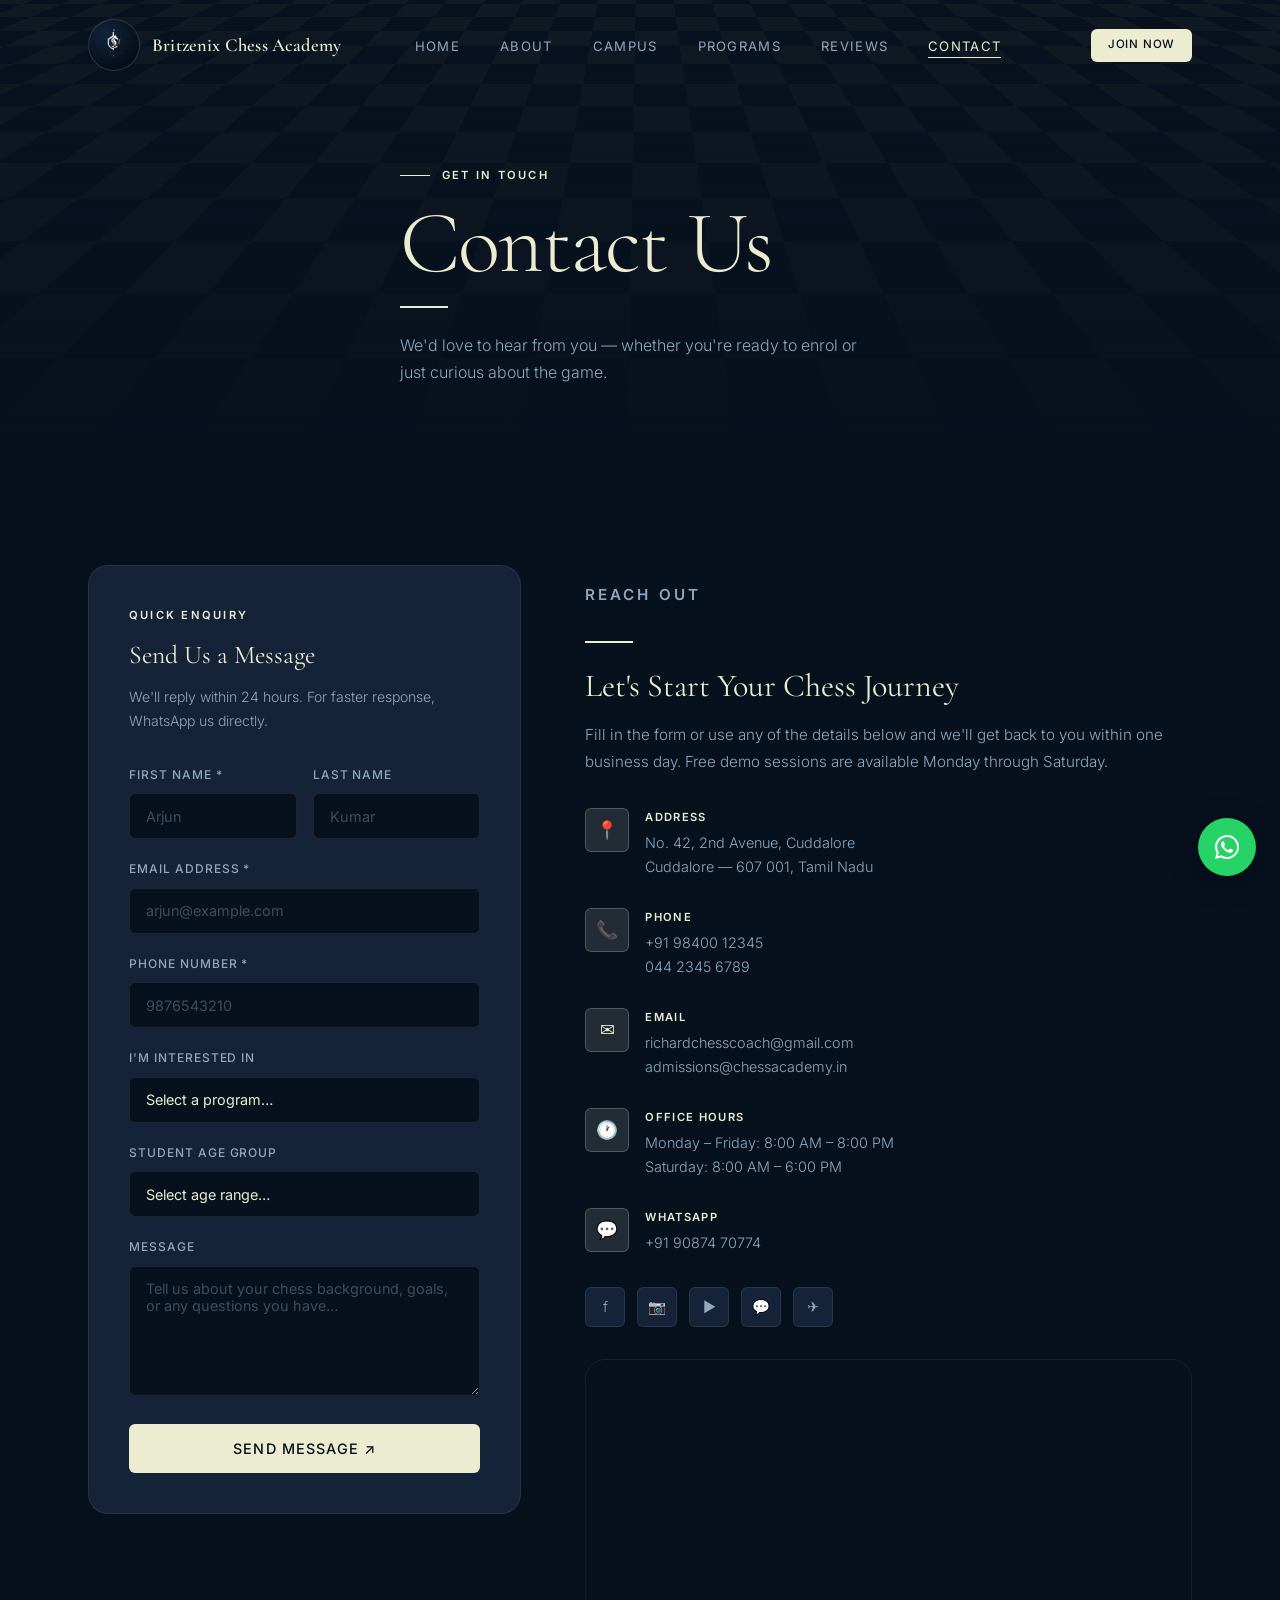
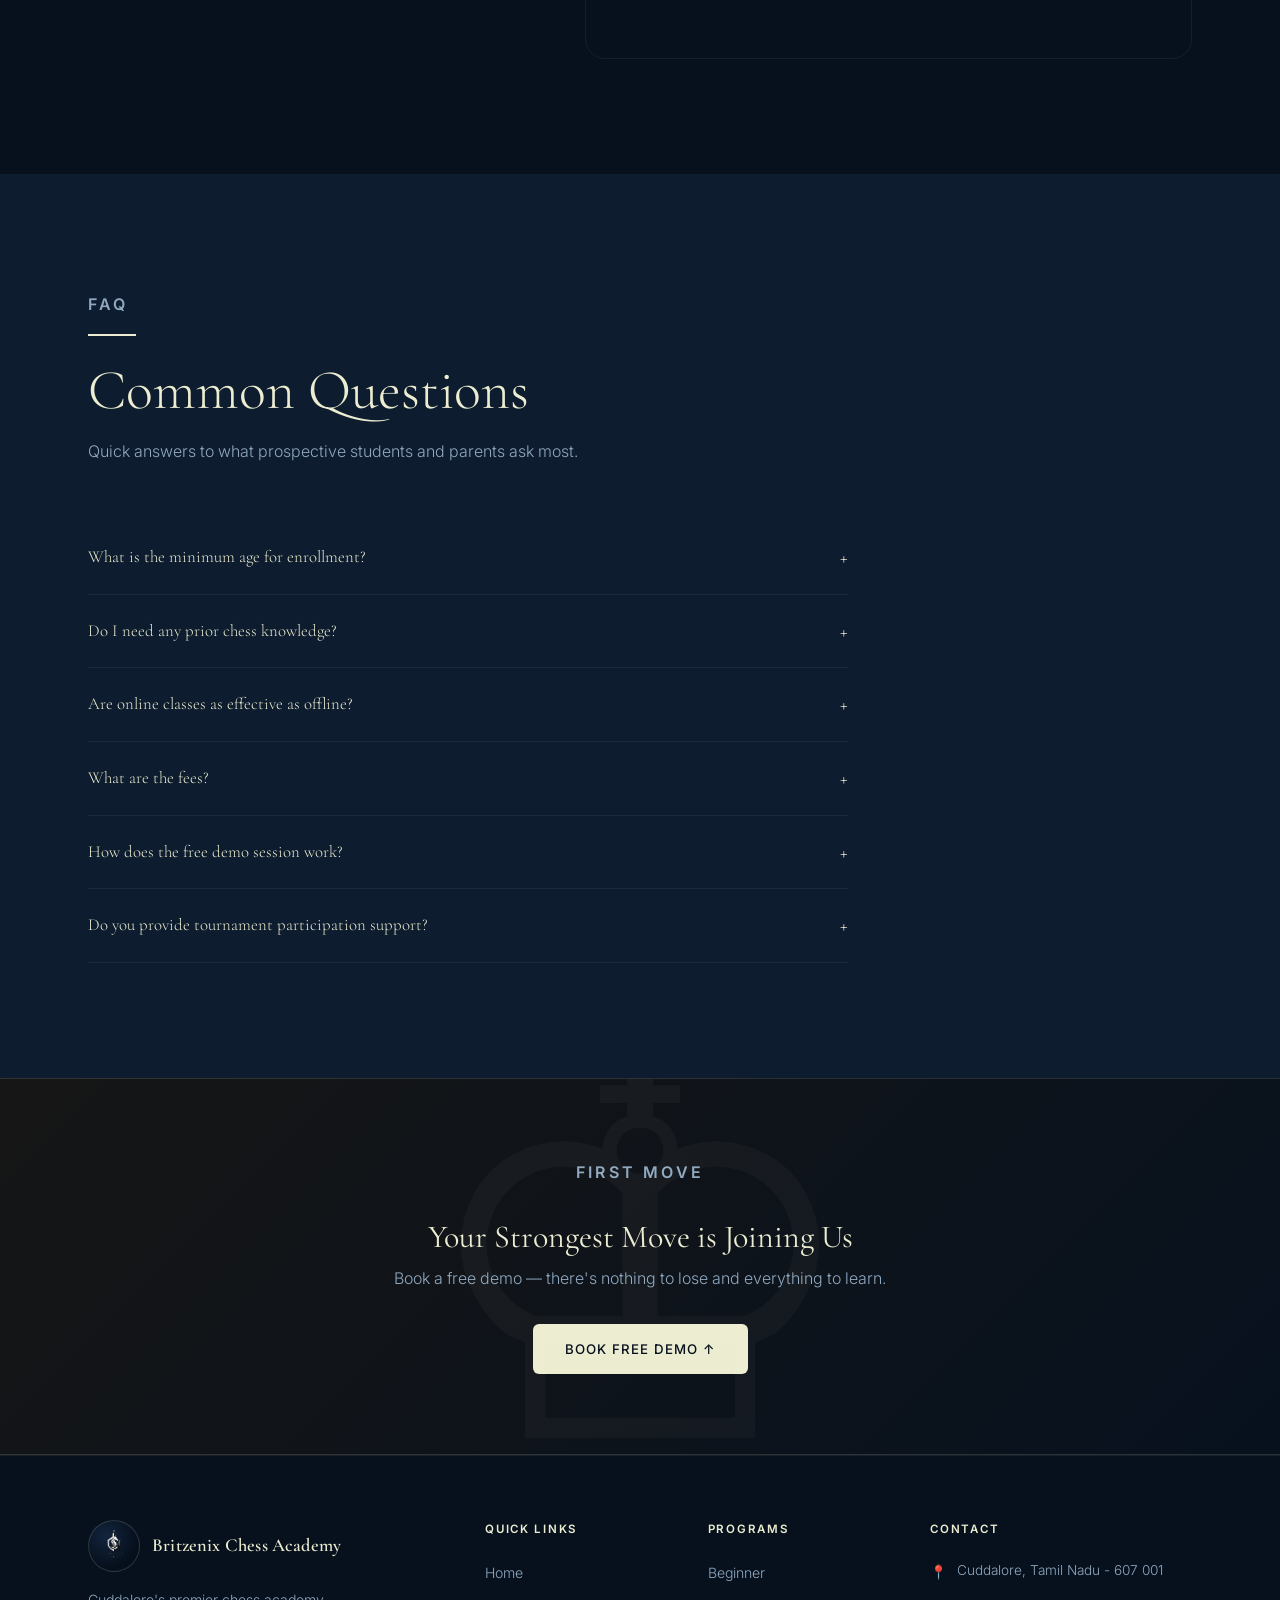
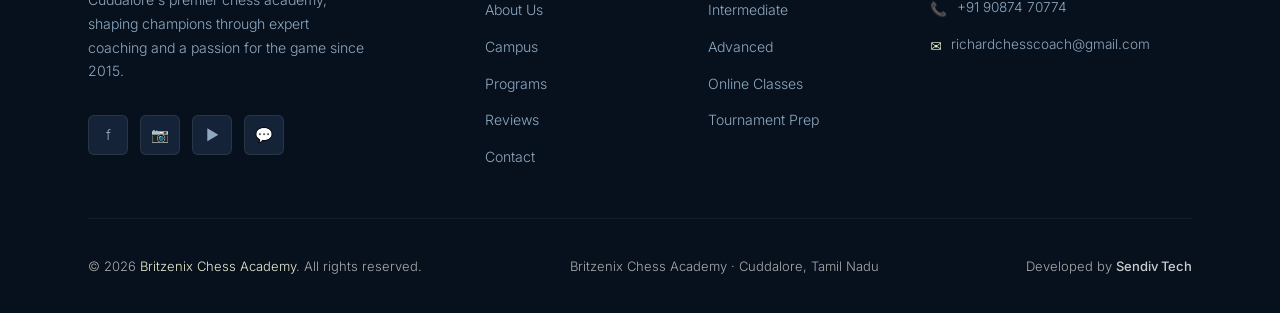
<file: contact.html>
<!DOCTYPE html>
<html lang="en">
<head>
  <meta charset="UTF-8" />
  <meta name="viewport" content="width=device-width, initial-scale=1.0" />
  <meta name="description" content="Contact Chess Academy — get in touch to book a free demo, ask about programs, or visit our campus in Chennai." />
  <title>Contact — Britzenix Chess Academy</title>
  <link rel="stylesheet" href="style.css" />
  <link rel="icon" href="chesslogo.png" type="image/x-icon" />
  <style>
    /* Extra contact page styles */
    .contact-info-block { padding-top: 1rem; }
    .contact-info-block .display-md { margin-bottom: 1rem; }
    .contact-info-block > p { color: var(--ivory-dim); line-height: 1.8; margin-bottom: 2rem; font-size: .95rem; }
    .contact-map-wrap {
      margin-top: 2rem; border-radius: var(--r-lg); overflow: hidden;
      border: 1px solid rgba(245,240,232,.06); height: 300px;
    }
    .contact-map-wrap iframe { width: 100%; height: 100%; border: none; display: block; filter: grayscale(1) invert(1) brightness(.7) contrast(1.1); }
    .faq-item {
      border-bottom: 1px solid rgba(245,240,232,.06); padding: 1.25rem 0;
    }
    .faq-question {
      font-family: var(--font-display); font-size: 1.05rem; color: var(--ivory);
      cursor: pointer; display: flex; align-items: center; justify-content: space-between;
      gap: 1rem;
    }
    .faq-question::after { content: '+'; color: var(--gold); font-size: 1.2rem; flex-shrink: 0; transition: transform .3s; }
    .faq-item.open .faq-question::after { transform: rotate(45deg); }
    .faq-answer { font-size: .9rem; color: var(--ivory-dim); line-height: 1.75; max-height: 0; overflow: hidden; transition: max-height .4s var(--ease-out), padding .3s; }
    .faq-item.open .faq-answer { max-height: 200px; padding-top: .75rem; }
  </style>
</head>
<body>

<!-- Global floating chess-piece background layer (behind everything) -->
<div class="piece-field" aria-hidden="true"></div>

<!-- WhatsApp floating action button -->
<a class="whatsapp-float" href="https://wa.me/919087470774?text=Hi%2C%20I%27m%20interested%20in%20Chess%20Academy" target="_blank" rel="noopener" aria-label="Chat with Britzenix on WhatsApp">
  <span class="whatsapp-tooltip">Chat with us</span>
  <svg viewBox="0 0 32 32" fill="none" xmlns="http://www.w3.org/2000/svg" aria-hidden="true">
    <path d="M16.004 3.2c-7.07 0-12.8 5.73-12.8 12.8 0 2.258.59 4.464 1.71 6.41L3.2 28.8l6.55-1.68a12.74 12.74 0 0 0 6.25 1.64h.005c7.068 0 12.797-5.73 12.797-12.8 0-3.418-1.332-6.633-3.75-9.05a12.71 12.71 0 0 0-9.048-3.71Zm0 23.42h-.004a10.62 10.62 0 0 1-5.41-1.482l-.388-.23-3.886.998 1.037-3.79-.253-.39a10.6 10.6 0 0 1-1.626-5.728c0-5.866 4.773-10.638 10.634-10.638 2.84 0 5.51 1.108 7.518 3.118a10.56 10.56 0 0 1 3.11 7.524c0 5.866-4.773 10.618-10.732 10.618Zm5.83-7.954c-.32-.16-1.89-.932-2.183-1.04-.293-.107-.506-.16-.72.16-.213.32-.825 1.04-1.012 1.254-.187.213-.373.24-.693.08-.32-.16-1.35-.498-2.572-1.587-.95-.848-1.592-1.895-1.78-2.215-.186-.32-.02-.493.14-.652.144-.143.32-.373.48-.56.16-.187.213-.32.32-.534.106-.213.053-.4-.027-.56-.08-.16-.72-1.735-.987-2.376-.26-.624-.524-.54-.72-.55l-.613-.01c-.213 0-.56.08-.853.4-.293.32-1.12 1.094-1.12 2.67 0 1.574 1.146 3.094 1.306 3.307.16.213 2.255 3.443 5.464 4.83.763.33 1.36.527 1.825.674.767.244 1.466.21 2.018.127.616-.092 1.89-.773 2.157-1.52.267-.747.267-1.387.187-1.52-.08-.134-.293-.214-.613-.374Z" fill="#fff"/>
  </svg>
</a>


<!-- ── NAVBAR ──────────────────────────────────────────────── -->
<nav class="navbar" role="navigation" aria-label="Main navigation">
  <div class="container navbar-inner">
    <a href="index.html" class="nav-logo" aria-label="Britzenix Chess Academy Home">
      <div class="nav-logo-icon"><img src="chesslogo.png" alt="Britzenix Chess Academy Logo"></div>
      <span class="nav-logo-text">Britzenix <span>Chess Academy</span></span>
    </a>
    <ul class="nav-menu" role="list">
      <li><a href="index.html"   class="nav-link">Home</a></li>
      <li><a href="about.html"   class="nav-link">About</a></li>
      <li><a href="campus.html"  class="nav-link">Campus</a></li>
      <li><a href="index.html#programs" class="nav-link">Programs</a></li>
      <li><a href="reviews.html" class="nav-link">Reviews</a></li>
      <li><a href="contact.html" class="nav-link active">Contact</a></li>
    </ul>
    <a href="contact.html" class="btn btn-gold nav-cta">Join Now</a>
    <button class="hamburger" aria-label="Toggle menu">
      <span></span><span></span><span></span>
    </button>
  </div>
</nav>
<nav class="mobile-nav">
  <a href="index.html"   class="nav-link">Home</a>
  <a href="about.html"   class="nav-link">About</a>
  <a href="campus.html"  class="nav-link">Campus</a>
  <a href="index.html#programs" class="nav-link">Programs</a>
  <a href="reviews.html" class="nav-link">Reviews</a>
  <a href="contact.html" class="nav-link">Contact</a>
  <a href="contact.html" class="btn btn-gold" style="margin-top:.5rem">Join Now</a>
</nav>

<!-- ── PAGE HERO ───────────────────────────────────────────── -->
<header class="page-hero">
  <div class="board-3d-stage" aria-hidden="true">
    <div class="board-3d-plane"></div>
  </div>
  <div class="page-hero-overlay"></div>
  <div class="container page-hero-content">
    <p class="page-hero-eyebrow">Get In Touch</p>
    <h1 class="display-xl">Contact Us</h1>
    <div class="gold-line" style="margin-top:1rem"></div>
    <p style="color:var(--ivory-dim);max-width:480px;font-size:1rem">
      We'd love to hear from you — whether you're ready to enrol or just curious about the game.
    </p>
  </div>
</header>

<!-- ── CONTACT SECTION ──────────────────────────────────────── -->
<section class="section contact-section" id="demo">
  <div class="container">
    <div class="contact-grid">


      <!-- Right: Form -->
      <div class="reveal-right">
        <div class="contact-form-card">
          <p class="section-label" style="margin-bottom:.5rem">Quick Enquiry</p>
          <h3 style="font-family:var(--font-display);font-size:1.6rem;font-weight:400;color:var(--ivory);margin-bottom:.5rem">Send Us a Message</h3>
          <p style="font-size:.88rem;color:var(--ivory-dim);margin-bottom:2rem">We'll reply within 24 hours. For faster response, WhatsApp us directly.</p>

          <form id="contactForm" novalidate>
            <div class="form-row">
              <div class="form-group">
                <label class="form-label" for="firstName">First Name *</label>
                <input class="form-input" type="text" id="firstName" name="firstName" placeholder="Arjun" required />
              </div>
              <div class="form-group">
                <label class="form-label" for="lastName">Last Name</label>
                <input class="form-input" type="text" id="lastName" name="lastName" placeholder="Kumar" />
              </div>
            </div>

            <div class="form-group">
              <label class="form-label" for="email">Email Address *</label>
              <input class="form-input" type="email" id="email" name="email" placeholder="arjun@example.com" required />
            </div>

            <div class="form-group">
              <label class="form-label" for="phone">Phone Number *</label>
              <input class="form-input" type="tel" id="phone" name="phone" placeholder="9876543210" inputmode="numeric" maxlength="10" required />
            </div>

            <div class="form-group">
              <label class="form-label" for="interest">I'm interested in</label>
              <select class="form-select" id="interest" name="interest">
                <option value="" disabled selected>Select a program…</option>
                <option value="beginner">Beginner Course</option>
                <option value="intermediate">Intermediate Course</option>
                <option value="advanced">Advanced / Elite</option>
                <option value="online">Online Classes</option>
                <option value="tournament">Tournament Preparation</option>
                <option value="private">Private Coaching</option>
                <option value="demo">Free Demo Session</option>
                <option value="other">Other / General Enquiry</option>
              </select>
            </div>

            <div class="form-group">
              <label class="form-label" for="age">Student Age Group</label>
              <select class="form-select" id="age" name="age">
                <option value="" disabled selected>Select age range…</option>
                <option value="6-10">6 – 10 years</option>
                <option value="11-15">11 – 15 years</option>
                <option value="16-18">16 – 18 years</option>
                <option value="18+">18+ (Adult)</option>
              </select>
            </div>

            <div class="form-group">
              <label class="form-label" for="message">Message</label>
              <textarea class="form-textarea" id="message" name="message" placeholder="Tell us about your chess background, goals, or any questions you have…"></textarea>
            </div>

            <button type="submit" class="btn btn-gold" style="width:100%;justify-content:center;font-size:.9rem;padding:1rem">
              Send Message ↗
            </button>
          </form>

          <div class="form-success" style="display:none">
            <div class="form-success-icon">♔</div>
            <h3 class="form-success-title">Message Received!</h3>
            <p class="form-success-text">Thank you for reaching out. Our admissions team will contact you within one business day to schedule your demo session.</p>
          </div>
        </div>
      </div>


      <!-- Left: Info -->
      <div class="contact-info-block reveal-left">
        <p class="section-label">Reach Out</p>
        <div class="gold-line"></div>
        <h2 class="display-md">Let's Start Your Chess Journey</h2>
        <p>Fill in the form or use any of the details below and we'll get back to you within one business day. Free demo sessions are available Monday through Saturday.</p>

        <div class="contact-detail">
          <div class="contact-icon">📍</div>
          <div>
            <p class="contact-detail-label">Address</p>
            <p class="contact-detail-value">No. 42, 2nd Avenue, Cuddalore<br>Cuddalore — 607 001, Tamil Nadu</p>
          </div>
        </div>

        <div class="contact-detail">
          <div class="contact-icon">📞</div>
          <div>
            <p class="contact-detail-label">Phone</p>
            <p class="contact-detail-value">
              <a href="tel:+919840012345" style="color:var(--ivory-dim);transition:color .25s" onmouseover="this.style.color='var(--gold)'" onmouseout="this.style.color='var(--ivory-dim)'">+91 98400 12345</a><br>
              <a href="tel:+914423456789" style="color:var(--ivory-dim);transition:color .25s" onmouseover="this.style.color='var(--gold)'" onmouseout="this.style.color='var(--ivory-dim)'">044 2345 6789</a>
            </p>
          </div>
        </div>

        <div class="contact-detail">
          <div class="contact-icon">✉</div>
          <div>
            <p class="contact-detail-label">Email</p>
            <p class="contact-detail-value">
              <a href="mailto:richardchesscoach@gmail.com" style="color:var(--ivory-dim);transition:color .25s" onmouseover="this.style.color='var(--gold)'" onmouseout="this.style.color='var(--ivory-dim)'">richardchesscoach@gmail.com</a><br>
              <a href="mailto:admissions@chessacademy.in" style="color:var(--ivory-dim);transition:color .25s" onmouseover="this.style.color='var(--gold)'" onmouseout="this.style.color='var(--ivory-dim)'">admissions@chessacademy.in</a>
            </p>
          </div>
        </div>

        <div class="contact-detail">
          <div class="contact-icon">🕐</div>
          <div>
            <p class="contact-detail-label">Office Hours</p>
            <p class="contact-detail-value">Monday – Friday: 8:00 AM – 8:00 PM<br>Saturday: 8:00 AM – 6:00 PM</p>
          </div>
        </div>

        <div class="contact-detail">
          <div class="contact-icon">💬</div>
          <div>
            <p class="contact-detail-label">WhatsApp</p>
            <p class="contact-detail-value">
              <a href="https://wa.me/919087470774" target="_blank" rel="noopener" style="color:var(--ivory-dim);transition:color .25s" onmouseover="this.style.color='var(--gold)'" onmouseout="this.style.color='var(--ivory-dim)'">+91 90874 70774</a>
            </p>
          </div>
        </div>

        <div class="social-links">
          <a href="#" class="social-link" aria-label="Facebook">f</a>
          <a href="#" class="social-link" aria-label="Instagram">📷</a>
          <a href="#" class="social-link" aria-label="YouTube">▶</a>
          <a href="#" class="social-link" aria-label="WhatsApp">💬</a>
          <a href="#" class="social-link" aria-label="Telegram">✈</a>
        </div>

        <div class="contact-map-wrap" style="margin-top:2rem">
          <iframe
            src="https://www.google.com/maps/embed?pb=!1m18!1m12!1m3!1d3906.221751142876!2d79.76400107519329!3d11.749422540493462!2m3!1f0!2f0!3f0!3m2!1i1024!2i768!4f13.1!3m3!1m2!1s0x8b1686d2ad7fea7d%3A0x9b888608c3ef95a0!2sCuddalore%20Chess%20Academy!5e0!3m2!1sen!2sin!4v1782050649789!5m2!1sen!2sin" width="600" height="450" style="border:0;" allowfullscreen="" loading="lazy" referrerpolicy="no-referrer-when-downgrade"
            allowfullscreen="" loading="lazy" referrerpolicy="no-referrer-when-downgrade"
            title="Chess Academy map"
          ></iframe>
        </div>
      </div>

    </div>
  </div>
</section>

<!-- ── FAQ ──────────────────────────────────────────────────── -->
<section class="section" style="background:var(--board-dark)">
  <div class="container">
    <div class="section-header reveal">
      <p class="section-label">FAQ</p>
      <div class="gold-line"></div>
      <h2 class="display-lg">Common Questions</h2>
      <p>Quick answers to what prospective students and parents ask most.</p>
    </div>

    <div style="max-width:760px;margin-top:2rem" class="reveal">

      <div class="faq-item">
        <div class="faq-question" tabindex="0" role="button" aria-expanded="false">What is the minimum age for enrollment?</div>
        <div class="faq-answer">We accept students from age 6 onwards. Our youngest learners join our Weekend Junior Batch, which uses games and puzzles to make learning fun and age-appropriate.</div>
      </div>

      <div class="faq-item">
        <div class="faq-question" tabindex="0" role="button" aria-expanded="false">Do I need any prior chess knowledge?</div>
        <div class="faq-answer">Not at all. Our Beginner program starts from scratch — we cover piece movements, rules, basic strategies, and your first games. Complete beginners are very welcome.</div>
      </div>

      <div class="faq-item">
        <div class="faq-question" tabindex="0" role="button" aria-expanded="false">Are online classes as effective as offline?</div>
        <div class="faq-answer">For theory, analysis, and tactics training, online classes are equally effective. For young children under 10, we recommend at least some offline sessions for better engagement and hands-on board experience.</div>
      </div>

      <div class="faq-item">
        <div class="faq-question" tabindex="0" role="button" aria-expanded="false">What are the fees?</div>
        <div class="faq-answer">Fees vary by program level, batch size, and format (online vs offline). Group classes start from ₹2,500/month. Contact us or attend a free demo session and we'll share a detailed fee structure tailored to your needs.</div>
      </div>

      <div class="faq-item">
        <div class="faq-question" tabindex="0" role="button" aria-expanded="false">How does the free demo session work?</div>
        <div class="faq-answer">The demo is a 45-minute session where you (or your child) joins a regular class at no cost. Our coach will assess the student's current level and recommend the ideal batch. No commitment required after the demo.</div>
      </div>

      <div class="faq-item">
        <div class="faq-question" tabindex="0" role="button" aria-expanded="false">Do you provide tournament participation support?</div>
        <div class="faq-answer">Yes. We guide students through AICF registration, help select suitable tournaments, and provide specific preparation coaching before each event. Tournament fees are separate from coaching fees.</div>
      </div>

    </div>
  </div>
</section>

<!-- ── CTA ──────────────────────────────────────────────────── -->
<section class="cta-banner reveal">
  <div class="container">
    <p class="section-label">First Move</p>
    <h2 class="display-md" style="color:var(--ivory);margin:.75rem 0 .5rem">Your Strongest Move is Joining Us</h2>
    <p>Book a free demo — there's nothing to lose and everything to learn.</p>
    <a href="#demo" class="btn btn-gold">Book Free Demo ↑</a>
  </div>
</section>

<!-- ── FOOTER ───────────────────────────────────────────────── -->
<footer class="footer">
  <div class="container">
    <div class="footer-grid">
      <div class="footer-brand">
        <div class="nav-logo" style="margin-bottom:.5rem">
          <div class="nav-logo-icon"><img src="chesslogo.png" alt="Britzenix Chess Academy Logo"></div>
          <span class="nav-logo-text">Britzenix <span>Chess Academy</span></span>
        </div>
        <p>Cuddalore's premier chess academy, shaping champions through expert coaching and a passion for the game since 2015.</p>
        <div class="social-links">
          <a href="#" class="social-link">f</a>
          <a href="#" class="social-link">📷</a>
          <a href="#" class="social-link">▶</a>
          <a href="#" class="social-link">💬</a>
        </div>
      </div>
      <div>
        <p class="footer-heading">Quick Links</p>
        <ul class="footer-links">
          <li><a href="index.html"   class="footer-link">Home</a></li>
          <li><a href="about.html"   class="footer-link">About Us</a></li>
          <li><a href="campus.html"  class="footer-link">Campus</a></li>
          <li><a href="index.html#programs" class="footer-link">Programs</a></li>
          <li><a href="reviews.html" class="footer-link">Reviews</a></li>
          <li><a href="contact.html" class="footer-link">Contact</a></li>
        </ul>
      </div>
      <div>
        <p class="footer-heading">Programs</p>
        <ul class="footer-links">
          <li><a href="contact.html" class="footer-link">Beginner</a></li>
          <li><a href="contact.html" class="footer-link">Intermediate</a></li>
          <li><a href="contact.html" class="footer-link">Advanced</a></li>
          <li><a href="contact.html" class="footer-link">Online Classes</a></li>
          <li><a href="contact.html" class="footer-link">Tournament Prep</a></li>
        </ul>
      </div>
      <div>
        <p class="footer-heading">Contact</p>
        <div class="footer-contact-item"><span class="footer-contact-icon">📍</span><span>Cuddalore, Tamil Nadu - 607 001</span></div>
        <div class="footer-contact-item"><span class="footer-contact-icon">📞</span><span>+91 90874 70774</span></div>
        <div class="footer-contact-item"><span class="footer-contact-icon">✉</span><span>richardchesscoach@gmail.com</span></div>
      </div>
    </div>
    <div class="footer-bottom">
      <p class="footer-copy">© 2026 <span>Britzenix Chess Academy</span>. All rights reserved.</p>
      <p class="footer-copy">Britzenix Chess Academy · Cuddalore, Tamil Nadu</p>
      <p class="footer-copy">Developed by <a href="https://www.sendivtech.in/" target="_blank">Sendiv Tech</a></p>
    </div>
  </div>
</footer>

<script src="script.js"></script>
<script>
(function () {
  const form = document.getElementById('contactForm');
  if (!form) return;

  function showError(input, msg) {
    clearError(input);
    input.style.borderColor = '#e05c5c';
    const err = document.createElement('span');
    err.className = 'field-error';
    err.style.cssText = 'display:block;color:#e05c5c;font-size:.78rem;margin-top:.35rem';
    err.textContent = msg;
    input.parentNode.appendChild(err);
  }

  function clearError(input) {
    input.style.borderColor = '';
    const prev = input.parentNode.querySelector('.field-error');
    if (prev) prev.remove();
  }

  // Live filter: phone field only ever contains digits, max 10
  const phone = document.getElementById('phone');
  phone.addEventListener('input', function () {
    const cleaned = phone.value.replace(/[^0-9]/g, '').slice(0, 10);
    if (cleaned !== phone.value) {
      phone.value = cleaned;
      showError(phone, 'Numbers only, please');
    } else {
      clearError(phone);
    }
  });

  form.querySelectorAll('input, select, textarea').forEach(function (el) {
    if (el === phone) return; // phone has its own listener above
    el.addEventListener('input', function () { clearError(el); });
    el.addEventListener('change', function () { clearError(el); });
  });

  form.addEventListener('submit', function (e) {
    e.preventDefault();

    let valid = true;

    form.querySelectorAll('.field-error').forEach(el => el.remove());
    form.querySelectorAll('input, select, textarea').forEach(el => el.style.borderColor = '');

    const firstName = document.getElementById('firstName');
    if (!firstName.value.trim()) {
      showError(firstName, 'First name is required');
      valid = false;
    }

    const email = document.getElementById('email');
    const emailVal = email.value.trim();

    if (!emailVal) {
      showError(email, 'Email is required');
      valid = false;
    } else if (!/^[^\s@]+@[^\s@]+\.[^\s@]+$/.test(emailVal)) {
      showError(email, 'Enter valid email');
      valid = false;
    }

    const phoneVal = phone.value.trim();

    if (!phoneVal) {
      showError(phone, 'Mobile number is required');
      valid = false;
    } else if (!/^[0-9]{10}$/.test(phoneVal)) {
      showError(phone, 'Enter valid 10-digit number');
      valid = false;
    }

    const success = document.querySelector('.form-success');

    if (!valid) {
      if (success) success.style.display = 'none';
      form.style.display = 'block';
      const firstError = document.querySelector('.field-error');
      if (firstError) {
        firstError.scrollIntoView({ behavior: 'smooth', block: 'center' });
      }
      return;
    }

    const btn = form.querySelector('.btn-gold');
    btn.textContent = 'Sending...';
    btn.disabled = true;

    setTimeout(function () {
      form.style.display = 'none';
      if (success) success.style.display = 'block';
    }, 1400);
  });
})();
</script>
</body>
</html>
</file>
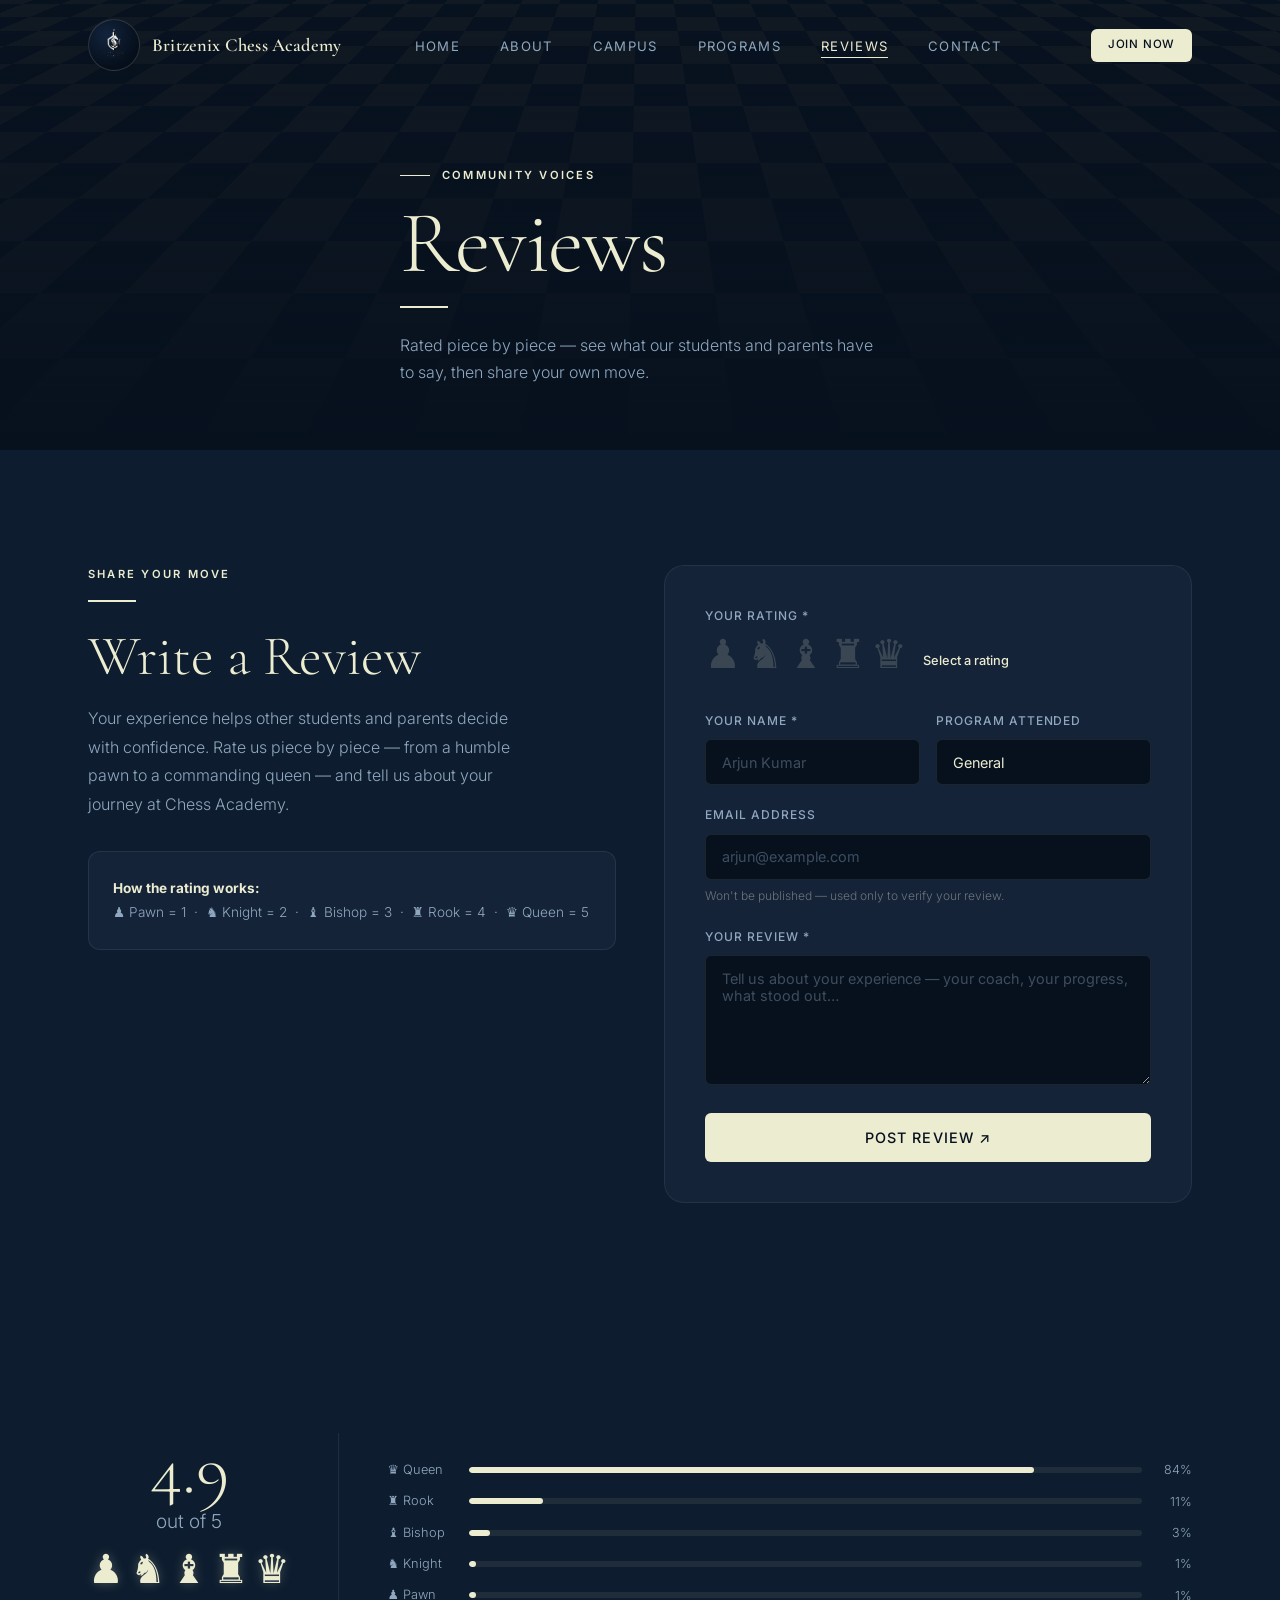
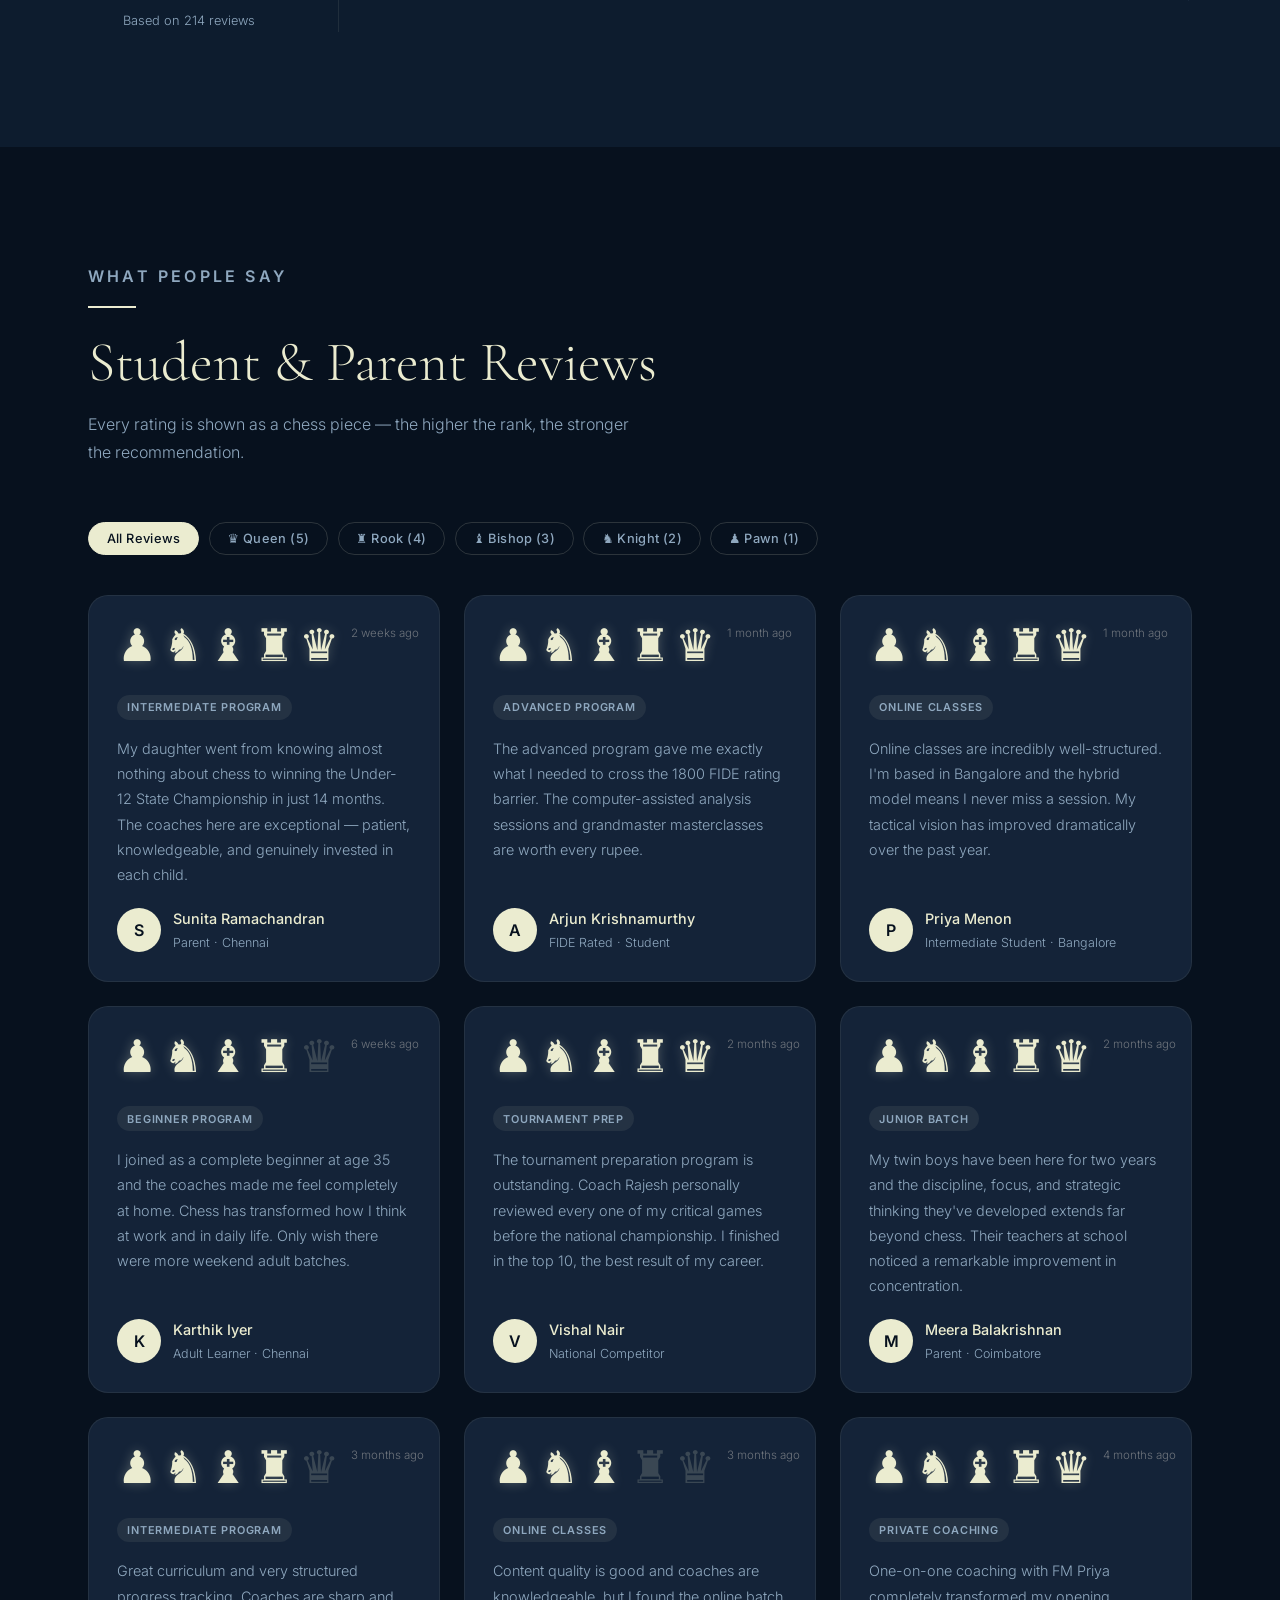
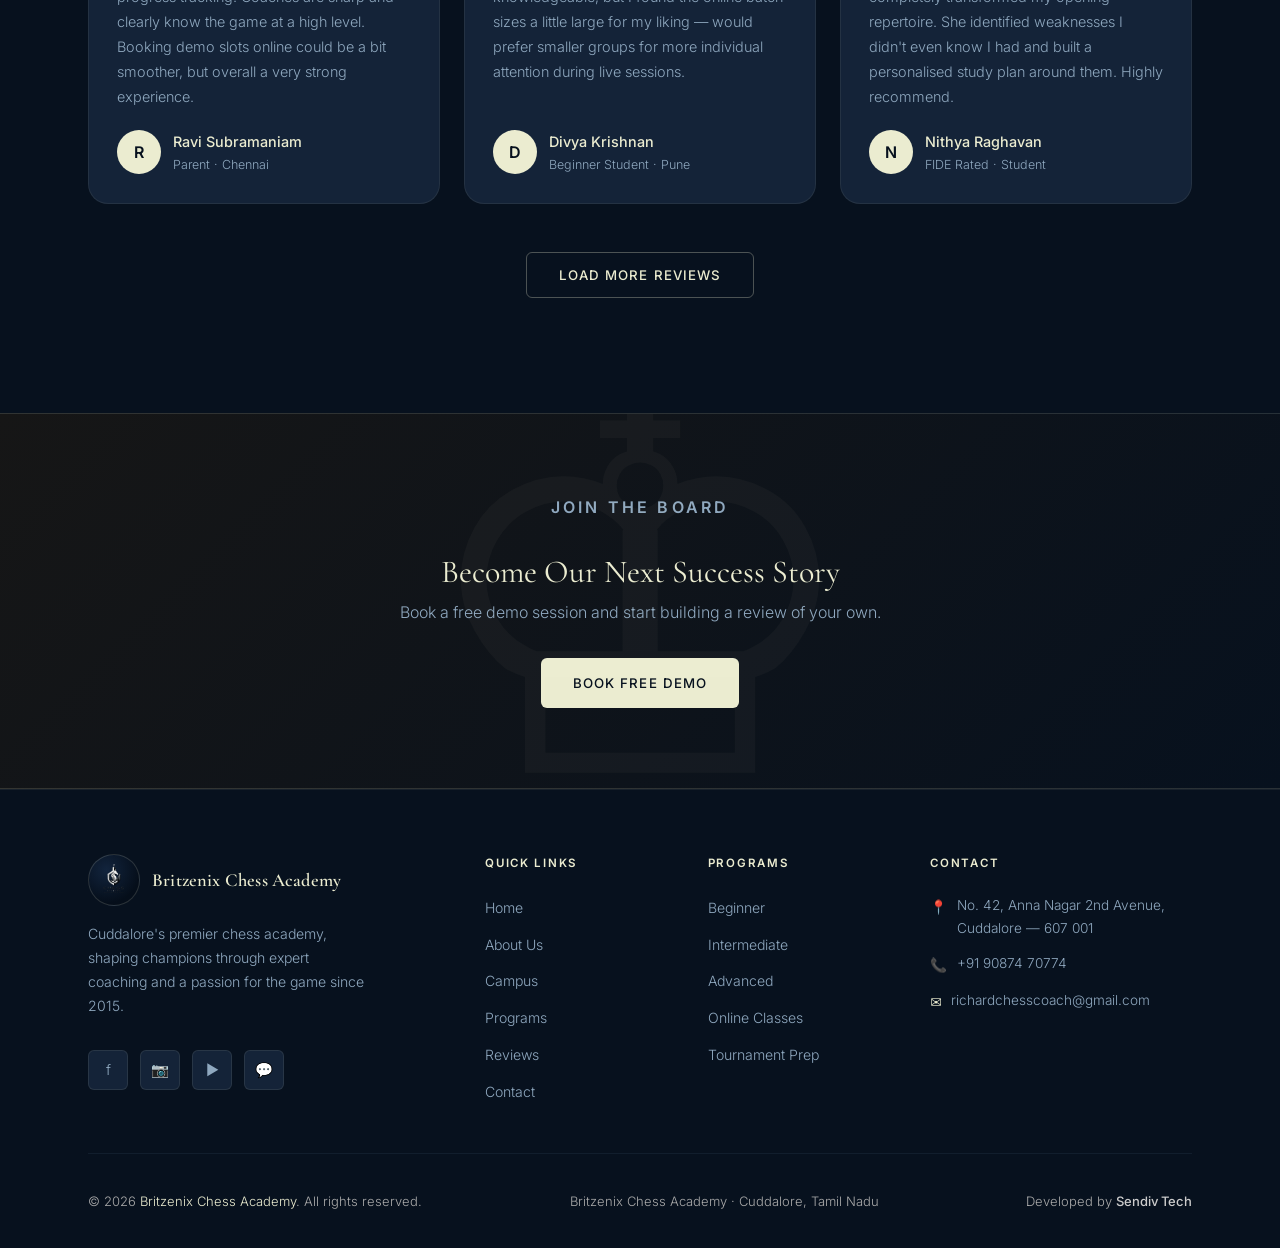
<file: reviews.html>
<!DOCTYPE html>
<html lang="en">
<head>
  <meta charset="UTF-8" />
  <meta name="viewport" content="width=device-width, initial-scale=1.0" />
  <meta name="description" content="Student and parent reviews of Chess Academy Chennai — read what our community says, and share your own experience." />
  <title>Reviews — Britzenix Chess Academy</title>
  <link rel="stylesheet" href="style.css" />
  <link rel="icon" href="chesslogo.png" type="image/x-icon" />
</head>
<body>

<!-- Global floating chess-piece background layer (behind everything) -->
<div class="piece-field" aria-hidden="true"></div>

<!-- ── NAVBAR ──────────────────────────────────────────────── -->
<nav class="navbar" role="navigation" aria-label="Main navigation">
  <div class="container navbar-inner">
    <a href="index.html" class="nav-logo" aria-label="Britzenix Chess Academy Home">
      <div class="nav-logo-icon"><img src="chesslogo.png" alt="Britzenix Chess Academy Logo"></div>
      <span class="nav-logo-text">Britzenix <span>Chess Academy</span></span>
    </a>
    <ul class="nav-menu" role="list">
      <li><a href="index.html"   class="nav-link">Home</a></li>
      <li><a href="about.html"   class="nav-link">About</a></li>
      <li><a href="campus.html"  class="nav-link">Campus</a></li>
      <li><a href="index.html#programs" class="nav-link">Programs</a></li>
      <li><a href="reviews.html" class="nav-link active">Reviews</a></li>
      <li><a href="contact.html" class="nav-link">Contact</a></li>
    </ul>
    <a href="contact.html" class="btn btn-gold nav-cta">Join Now</a>
    <button class="hamburger" aria-label="Toggle menu">
      <span></span><span></span><span></span>
    </button>
  </div>
</nav>
<nav class="mobile-nav">
  <a href="index.html"   class="nav-link">Home</a>
  <a href="about.html"   class="nav-link">About</a>
  <a href="campus.html"  class="nav-link">Campus</a>
  <a href="index.html#programs" class="nav-link">Programs</a>
  <a href="reviews.html" class="nav-link">Reviews</a>
  <a href="contact.html" class="nav-link">Contact</a>
  <a href="contact.html" class="btn btn-gold" style="margin-top:.5rem">Join Now</a>
</nav>

<!-- ── PAGE HERO ───────────────────────────────────────────── -->
<header class="page-hero">
  <div class="board-3d-stage" aria-hidden="true">
    <div class="board-3d-plane"></div>
  </div>
  <div class="page-hero-overlay"></div>
  <div class="container page-hero-content">
    <p class="page-hero-eyebrow">Community Voices</p>
    <h1 class="display-xl">Reviews</h1>
    <div class="gold-line" style="margin-top:1rem"></div>
    <p style="color:var(--ivory-dim);max-width:480px;font-size:1rem">
      Rated piece by piece — see what our students and parents have to say, then share your own move.
    </p>
  </div>
</header>


<!-- ── WRITE A REVIEW ───────────────────────────────────────── -->
<section class="section" style="background:var(--board-dark)" id="write">
  <div class="container">
    <div class="grid-2" style="align-items:flex-start">
      <div class="reveal-left">
        <p class="section-label">Share Your Move</p>
        <div class="gold-line"></div>
        <h2 class="display-lg">Write a Review</h2>
        <p style="color:var(--ivory-dim);line-height:1.8;margin-top:1rem;max-width:440px">
          Your experience helps other students and parents decide with confidence. Rate us piece by piece — from a humble pawn to a commanding queen — and tell us about your journey at Chess Academy.
        </p>
        <div style="margin-top:2rem;padding:1.5rem;background:var(--surface);border-radius:var(--r-md);border:1px solid rgba(255,255,255,.08)">
          <p style="font-size:.85rem;color:var(--ivory-dim);line-height:1.8">
            <strong style="color:var(--ivory)">How the rating works:</strong><br>
            ♟ Pawn = 1 &nbsp;·&nbsp; ♞ Knight = 2 &nbsp;·&nbsp; ♝ Bishop = 3 &nbsp;·&nbsp; ♜ Rook = 4 &nbsp;·&nbsp; ♛ Queen = 5
          </p>
        </div>
      </div>

      <div class="reveal-right">
        <div class="write-review-card">
          <form id="reviewForm" novalidate>
            <div class="form-group">
              <label class="form-label">Your Rating *</label>
              <div class="rating-input-row">
                <div data-rating-picker="0" data-rating-target="#ratingValue" data-rating-label="#ratingCurrentLabel"></div>
                <span class="rating-current-label" id="ratingCurrentLabel">Select a rating</span>
              </div>
              <input type="hidden" id="ratingValue" name="rating" data-rating-input value="0" />
            </div>

            <div class="form-row">
              <div class="form-group">
                <label class="form-label" for="reviewName">Your Name *</label>
                <input class="form-input" type="text" id="reviewName" name="reviewName" placeholder="Arjun Kumar" required />
              </div>
              <div class="form-group">
                <label class="form-label" for="reviewProgram">Program Attended</label>
                <select class="form-select" id="reviewProgram" name="reviewProgram">
                  <option value="General" selected>General</option>
                  <option value="Beginner Program">Beginner Program</option>
                  <option value="Intermediate Program">Intermediate Program</option>
                  <option value="Advanced Program">Advanced Program</option>
                  <option value="Online Classes">Online Classes</option>
                  <option value="Tournament Prep">Tournament Prep</option>
                  <option value="Private Coaching">Private Coaching</option>
                </select>
              </div>
            </div>

            <div class="form-group">
              <label class="form-label" for="reviewEmail">Email Address</label>
              <input class="form-input" type="email" id="reviewEmail" name="reviewEmail" placeholder="arjun@example.com" />
              <p style="font-size:.75rem;color:rgba(168,168,168,.6);margin-top:.4rem">Won't be published — used only to verify your review.</p>
            </div>

            <div class="form-group">
              <label class="form-label" for="reviewText">Your Review *</label>
              <textarea class="form-textarea" id="reviewText" name="reviewText" placeholder="Tell us about your experience — your coach, your progress, what stood out…" required></textarea>
            </div>

            <button type="submit" class="btn btn-gold" style="width:100%;justify-content:center;font-size:.9rem;padding:1rem">
              Post Review ↗
            </button>
          </form>

          <div class="form-success review-form-success">
            <div class="form-success-icon">♛</div>
            <h3 class="form-success-title">Thank You!</h3>
            <p class="form-success-text">Your review has been posted to the board above. We appreciate you taking the time to share your experience with the Chess Academy community.</p>
          </div>
        </div>
      </div>
    </div>
  </div>
</section>

<!-- ── RATING SUMMARY ───────────────────────────────────────── -->
<section class="section reviews-summary">
  <div class="container">
    <div class="reviews-summary-grid reveal">
      <div class="reviews-score-block">
        <div class="reviews-score-num">4.9</div>
        <div class="reviews-score-out">out of 5</div>
        <div data-piece-rating="5" data-piece-size="lg" style="justify-content:center;margin:.75rem 0 .5rem"></div>
        <div class="reviews-score-count">Based on 214 reviews</div>
      </div>
      <div class="reviews-bars">
        <div class="reviews-bar-row">
          <span class="reviews-bar-label">♛ Queen</span>
          <div class="reviews-bar-track"><div class="reviews-bar-fill" style="width:84%"></div></div>
          <span class="reviews-bar-pct">84%</span>
        </div>
        <div class="reviews-bar-row">
          <span class="reviews-bar-label">♜ Rook</span>
          <div class="reviews-bar-track"><div class="reviews-bar-fill" style="width:11%"></div></div>
          <span class="reviews-bar-pct">11%</span>
        </div>
        <div class="reviews-bar-row">
          <span class="reviews-bar-label">♝ Bishop</span>
          <div class="reviews-bar-track"><div class="reviews-bar-fill" style="width:3%"></div></div>
          <span class="reviews-bar-pct">3%</span>
        </div>
        <div class="reviews-bar-row">
          <span class="reviews-bar-label">♞ Knight</span>
          <div class="reviews-bar-track"><div class="reviews-bar-fill" style="width:1%"></div></div>
          <span class="reviews-bar-pct">1%</span>
        </div>
        <div class="reviews-bar-row">
          <span class="reviews-bar-label">♟ Pawn</span>
          <div class="reviews-bar-track"><div class="reviews-bar-fill" style="width:1%"></div></div>
          <span class="reviews-bar-pct">1%</span>
        </div>
      </div>
    </div>
  </div>
</section>

<!-- ── REVIEWS GRID ──────────────────────────────────────────── -->
<section class="section" style="background:var(--void)">
  <div class="container">
    <div class="section-header reveal">
      <p class="section-label">What People Say</p>
      <div class="gold-line"></div>
      <h2 class="display-lg">Student &amp; Parent Reviews</h2>
      <p>Every rating is shown as a chess piece — the higher the rank, the stronger the recommendation.</p>
    </div>

    <div class="review-filters reveal">
      <button class="review-filter-chip active" data-filter="all">All Reviews</button>
      <button class="review-filter-chip" data-filter="5">♛ Queen (5)</button>
      <button class="review-filter-chip" data-filter="4">♜ Rook (4)</button>
      <button class="review-filter-chip" data-filter="3">♝ Bishop (3)</button>
      <button class="review-filter-chip" data-filter="2">♞ Knight (2)</button>
      <button class="review-filter-chip" data-filter="1">♟ Pawn (1)</button>
    </div>

    <div class="reviews-grid reveal">

      <div class="review-card" data-rating="5">
        <div class="review-card-top">
          <div data-piece-rating="5"></div>
          <span class="review-date">2 weeks ago</span>
        </div>
        <span class="review-card-tag">Intermediate Program</span>
        <p class="review-card-text">My daughter went from knowing almost nothing about chess to winning the Under-12 State Championship in just 14 months. The coaches here are exceptional — patient, knowledgeable, and genuinely invested in each child.</p>
        <div class="testi-author">
          <div class="testi-avatar">S</div>
          <div>
            <div class="testi-name">Sunita Ramachandran</div>
            <div class="testi-role">Parent · Chennai</div>
          </div>
        </div>
      </div>

      <div class="review-card" data-rating="5">
        <div class="review-card-top">
          <div data-piece-rating="5"></div>
          <span class="review-date">1 month ago</span>
        </div>
        <span class="review-card-tag">Advanced Program</span>
        <p class="review-card-text">The advanced program gave me exactly what I needed to cross the 1800 FIDE rating barrier. The computer-assisted analysis sessions and grandmaster masterclasses are worth every rupee.</p>
        <div class="testi-author">
          <div class="testi-avatar">A</div>
          <div>
            <div class="testi-name">Arjun Krishnamurthy</div>
            <div class="testi-role">FIDE Rated · Student</div>
          </div>
        </div>
      </div>

      <div class="review-card" data-rating="5">
        <div class="review-card-top">
          <div data-piece-rating="5"></div>
          <span class="review-date">1 month ago</span>
        </div>
        <span class="review-card-tag">Online Classes</span>
        <p class="review-card-text">Online classes are incredibly well-structured. I'm based in Bangalore and the hybrid model means I never miss a session. My tactical vision has improved dramatically over the past year.</p>
        <div class="testi-author">
          <div class="testi-avatar">P</div>
          <div>
            <div class="testi-name">Priya Menon</div>
            <div class="testi-role">Intermediate Student · Bangalore</div>
          </div>
        </div>
      </div>

      <div class="review-card" data-rating="4">
        <div class="review-card-top">
          <div data-piece-rating="4"></div>
          <span class="review-date">6 weeks ago</span>
        </div>
        <span class="review-card-tag">Beginner Program</span>
        <p class="review-card-text">I joined as a complete beginner at age 35 and the coaches made me feel completely at home. Chess has transformed how I think at work and in daily life. Only wish there were more weekend adult batches.</p>
        <div class="testi-author">
          <div class="testi-avatar">K</div>
          <div>
            <div class="testi-name">Karthik Iyer</div>
            <div class="testi-role">Adult Learner · Chennai</div>
          </div>
        </div>
      </div>

      <div class="review-card" data-rating="5">
        <div class="review-card-top">
          <div data-piece-rating="5"></div>
          <span class="review-date">2 months ago</span>
        </div>
        <span class="review-card-tag">Tournament Prep</span>
        <p class="review-card-text">The tournament preparation program is outstanding. Coach Rajesh personally reviewed every one of my critical games before the national championship. I finished in the top 10, the best result of my career.</p>
        <div class="testi-author">
          <div class="testi-avatar">V</div>
          <div>
            <div class="testi-name">Vishal Nair</div>
            <div class="testi-role">National Competitor</div>
          </div>
        </div>
      </div>

      <div class="review-card" data-rating="5">
        <div class="review-card-top">
          <div data-piece-rating="5"></div>
          <span class="review-date">2 months ago</span>
        </div>
        <span class="review-card-tag">Junior Batch</span>
        <p class="review-card-text">My twin boys have been here for two years and the discipline, focus, and strategic thinking they've developed extends far beyond chess. Their teachers at school noticed a remarkable improvement in concentration.</p>
        <div class="testi-author">
          <div class="testi-avatar">M</div>
          <div>
            <div class="testi-name">Meera Balakrishnan</div>
            <div class="testi-role">Parent · Coimbatore</div>
          </div>
        </div>
      </div>

      <div class="review-card" data-rating="4">
        <div class="review-card-top">
          <div data-piece-rating="4"></div>
          <span class="review-date">3 months ago</span>
        </div>
        <span class="review-card-tag">Intermediate Program</span>
        <p class="review-card-text">Great curriculum and very structured progress tracking. Coaches are sharp and clearly know the game at a high level. Booking demo slots online could be a bit smoother, but overall a very strong experience.</p>
        <div class="testi-author">
          <div class="testi-avatar">R</div>
          <div>
            <div class="testi-name">Ravi Subramaniam</div>
            <div class="testi-role">Parent · Chennai</div>
          </div>
        </div>
      </div>

      <div class="review-card" data-rating="3">
        <div class="review-card-top">
          <div data-piece-rating="3"></div>
          <span class="review-date">3 months ago</span>
        </div>
        <span class="review-card-tag">Online Classes</span>
        <p class="review-card-text">Content quality is good and coaches are knowledgeable, but I found the online batch sizes a little large for my liking — would prefer smaller groups for more individual attention during live sessions.</p>
        <div class="testi-author">
          <div class="testi-avatar">D</div>
          <div>
            <div class="testi-name">Divya Krishnan</div>
            <div class="testi-role">Beginner Student · Pune</div>
          </div>
        </div>
      </div>

      <div class="review-card" data-rating="5">
        <div class="review-card-top">
          <div data-piece-rating="5"></div>
          <span class="review-date">4 months ago</span>
        </div>
        <span class="review-card-tag">Private Coaching</span>
        <p class="review-card-text">One-on-one coaching with FM Priya completely transformed my opening repertoire. She identified weaknesses I didn't even know I had and built a personalised study plan around them. Highly recommend.</p>
        <div class="testi-author">
          <div class="testi-avatar">N</div>
          <div>
            <div class="testi-name">Nithya Raghavan</div>
            <div class="testi-role">FIDE Rated · Student</div>
          </div>
        </div>
      </div>

    </div>

    <div class="load-more-wrap reveal">
      <button class="btn btn-outline" id="loadMoreBtn">Load More Reviews</button>
    </div>
  </div>
</section>

<!-- ── CTA ──────────────────────────────────────────────────── -->
<section class="cta-banner reveal">
  <div class="container">
    <p class="section-label">Join the Board</p>
    <h2 class="display-md" style="color:var(--ivory);margin:.75rem 0 .5rem">Become Our Next Success Story</h2>
    <p>Book a free demo session and start building a review of your own.</p>
    <a href="contact.html" class="btn btn-gold">Book Free Demo</a>
  </div>
</section>

<!-- ── FOOTER ───────────────────────────────────────────────── -->
<footer class="footer">
  <div class="container">
    <div class="footer-grid">
      <div class="footer-brand">
        <div class="nav-logo" style="margin-bottom:.5rem">
          <div class="nav-logo-icon"><img src="chesslogo.png" alt="Britzenix Chess Academy Logo"></div>
          <span class="nav-logo-text">Britzenix <span>Chess Academy</span></span>
        </div>
        <p>Cuddalore's premier chess academy, shaping champions through expert coaching and a passion for the game since 2015.</p>
        <div class="social-links">
          <a href="#" class="social-link">f</a>
          <a href="#" class="social-link">📷</a>
          <a href="#" class="social-link">▶</a>
          <a href="#" class="social-link">💬</a>
        </div>
      </div>
      <div>
        <p class="footer-heading">Quick Links</p>
        <ul class="footer-links">
          <li><a href="index.html"   class="footer-link">Home</a></li>
          <li><a href="about.html"   class="footer-link">About Us</a></li>
          <li><a href="campus.html"  class="footer-link">Campus</a></li>
          <li><a href="index.html#programs" class="footer-link">Programs</a></li>
          <li><a href="reviews.html" class="footer-link">Reviews</a></li>
          <li><a href="contact.html" class="footer-link">Contact</a></li>
        </ul>
      </div>
      <div>
        <p class="footer-heading">Programs</p>
        <ul class="footer-links">
          <li><a href="contact.html" class="footer-link">Beginner</a></li>
          <li><a href="contact.html" class="footer-link">Intermediate</a></li>
          <li><a href="contact.html" class="footer-link">Advanced</a></li>
          <li><a href="contact.html" class="footer-link">Online Classes</a></li>
          <li><a href="contact.html" class="footer-link">Tournament Prep</a></li>
        </ul>
      </div>
      <div>
        <p class="footer-heading">Contact</p>
        <div class="footer-contact-item"><span class="footer-contact-icon">📍</span><span>No. 42, Anna Nagar 2nd Avenue, Cuddalore — 607 001</span></div>
        <div class="footer-contact-item"><span class="footer-contact-icon">📞</span><span>+91 90874 70774</span></div>
        <div class="footer-contact-item"><span class="footer-contact-icon">✉</span><span>richardchesscoach@gmail.com</span></div>
      </div>
    </div>
    <div class="footer-bottom">
      <p class="footer-copy">© 2026 <span>Britzenix Chess Academy</span>. All rights reserved.</p>
      <p class="footer-copy">Britzenix Chess Academy · Cuddalore, Tamil Nadu</p>
      <p class="footer-copy">Developed by <a href="https://www.sendivtech.in/" target="_blank">Sendiv Tech</a></p>
    </div>
  </div>
</footer>

<script src="script.js"></script>
<script>
  // Load More — reveals any extra hidden reviews; here it simply
  // hides itself since the demo set is short, but the hook is ready
  // for a real backend to paginate additional cards in.
  document.getElementById('loadMoreBtn')?.addEventListener('click', function () {
    this.textContent = 'You\'ve seen all reviews';
    this.disabled = true;
    this.style.opacity = '0.5';
    this.style.cursor = 'default';
  });
</script>
</body>
</html>
</file>
<file: style.css>
/* ============================================================
   BRITZENIX CHESS ACADEMY — style.css
   Palette: Light Squares #EBECD0 (cream) · Dark Squares #5A7A9A (slate blue)
   Background: deep navy derived from #5A7A9A · Text: cream #EBECD0
   Display: Cormorant Garamond  Body: Inter
   Motion: 3D perspective chessboard + drifting/orbiting piece field
   ============================================================ */

@import url('https://fonts.googleapis.com/css2?family=Cormorant+Garamond:ital,wght@0,300;0,400;0,600;0,700;1,300;1,400&family=Inter:wght@300;400;500;600&display=swap');

/* ── TOKENS ──────────────────────────────────────────────── */
:root {
  /* Dark backgrounds — deep navy derived from the slate blue square colour */
  --void:       #07111E;   /* deepest background */
  --board-dark: #0D1C2E;   /* section alternates */
  --surface:    #142338;   /* cards, navbars scrolled */
  --surface-2:  #1C3050;   /* hover state surfaces */

  /* Accent — the two actual board square colours */
  --gold:       #EBECD0;   /* cream (light squares) — primary accent */
  --gold-dim:   #B8BAA0;   /* muted cream */
  --gold-glow:  rgba(235, 236, 208, 0.18);
  --slate:      #5A7A9A;   /* slate blue (dark squares) — secondary accent */
  --slate-dim:  #3D5770;   /* deeper slate */
  --slate-glow: rgba(90, 122, 154, 0.25);

  /* Text */
  --ivory:      #EBECD0;   /* primary text = cream */
  --ivory-dim:  #8FA8BF;   /* secondary text = muted slate-blue-grey */

  --font-display: 'Cormorant Garamond', Georgia, serif;
  --font-body:    'Inter', system-ui, sans-serif;
  --r-sm: 6px; --r-md: 12px; --r-lg: 20px;
  --ease-out: cubic-bezier(0.22, 1, 0.36, 1);
}

/* ── RESET ───────────────────────────────────────────────── */
*, *::before, *::after { box-sizing: border-box; margin: 0; padding: 0; }
html { scroll-behavior: smooth; }
body {
  background: var(--void);
  color: var(--ivory);
  font-family: var(--font-body);
  font-weight: 300;
  line-height: 1.7;
  overflow-x: hidden;
}
img { display: block; max-width: 100%; height: auto; }
a { color: inherit; text-decoration: none; }
ul { list-style: none; }
button { cursor: pointer; border: none; background: none; font-family: inherit; }

/* ── FLOATING CHESS-PIECE FIELD (global, behind every page) ─
   Each piece is randomly assigned cream (#EBECD0) or slate-blue (#5A7A9A)
   colour at spawn time via inline CSS (see script.js).
   For children's attraction: pieces also pulse in size and bounce
   slightly as they drift, giving a playful, toy-like quality. */
.piece-field {
  position: fixed; inset: 0;
  z-index: 0;
  pointer-events: none;
  overflow: hidden;
}
.piece-field-mover {
  position: absolute; inset: 0;
  transition: transform .4s var(--ease-out);
  will-change: transform;
}
.piece {
  position: absolute;
  top: 100%;
  font-family: serif;
  user-select: none;
  will-change: transform, opacity;
  animation-name: pieceDrift, pieceSpin, piecePulse;
  animation-timing-function: linear, linear, ease-in-out;
  animation-iteration-count: infinite, infinite, infinite;
}
@keyframes pieceDrift {
  0%   { transform: translateY(0) translateX(0);                     opacity: 0; }
  8%   {                                                               opacity: 1; }
  50%  { transform: translateY(-57vh) translateX(calc(var(--drift, 40px) * .5)); }
  92%  {                                                               opacity: 1; }
  100% { transform: translateY(-115vh) translateX(var(--drift, 40px)); opacity: 0; }
}
@keyframes pieceSpin {
  from { rotate: 0deg; }
  to   { rotate: 360deg; }
}
/* Subtle size pulse — makes pieces feel alive and draws children's eyes */
@keyframes piecePulse {
  0%, 100% { scale: 1; }
  50%      { scale: 1.18; }
}
/* ensure content sits above the piece field */
.navbar, .hero, .page-hero, .section, .cta-banner, .footer, .mobile-nav { position: relative; z-index: 1; }

/* ── TYPOGRAPHY ──────────────────────────────────────────── */
.display-xl {
  font-family: var(--font-display);
  font-size: clamp(2.8rem, 7vw, 5.5rem);
  font-weight: 300;
  line-height: 1.05;
  letter-spacing: -0.02em;
}
.display-lg {
  font-family: var(--font-display);
  font-size: clamp(2rem, 4.5vw, 3.5rem);
  font-weight: 300;
  line-height: 1.1;
}
.display-md {
  font-family: var(--font-display);
  font-size: clamp(1.4rem, 2.5vw, 2.2rem);
  font-weight: 400;
  line-height: 1.2;
}
.section-label {
  font-size: 0.7rem;
  font-weight: 600;
  letter-spacing: 0.2em;
  text-transform: uppercase;
  color: var(--gold);
}

/* ── LAYOUT ──────────────────────────────────────────────── */
.container { max-width: 1200px; margin: 0 auto; padding: 0 clamp(1.25rem, 5vw, 3rem); }
.section { padding: clamp(4rem, 9vw, 7.5rem) 0; }
.grid-2  { display: grid; grid-template-columns: 1fr 1fr; gap: 3rem; align-items: center; }
.grid-3  { display: grid; grid-template-columns: repeat(3, 1fr); gap: 1.5rem; }
.grid-4  { display: grid; grid-template-columns: repeat(4, 1fr); gap: 1.5rem; }
.text-center { text-align: center; }

.gold-line { width: 48px; height: 2px; background: var(--gold); margin: 1rem 0 1.5rem; }
.gold-line.center { margin: 1rem auto 1.5rem; }

/* ── BUTTONS ─────────────────────────────────────────────── */
.btn {
  display: inline-flex; align-items: center; gap: .5rem;
  padding: .85rem 2rem; border-radius: var(--r-sm);
  font-size: .83rem; font-weight: 500;
  letter-spacing: .08em; text-transform: uppercase;
  transition: all .3s var(--ease-out);
}
.btn-gold  { background: var(--gold); color: var(--void); }
.btn-gold:hover  { background: #F5F6DE; box-shadow: 0 0 30px rgba(235,236,208,.5), 0 4px 20px rgba(0,8,20,.4); transform: translateY(-2px); }
.btn-outline { background: transparent; color: var(--ivory); border: 1px solid rgba(235,236,208,.3); }
.btn-outline:hover { border-color: var(--gold); color: var(--gold); box-shadow: 0 0 20px var(--gold-glow); transform: translateY(-2px); }
.btn-ghost { background: transparent; color: var(--gold); border: 1px solid var(--gold); padding: .7rem 1.6rem; }
.btn-ghost:hover { background: var(--gold); color: var(--void); box-shadow: 0 0 25px var(--gold-glow); transform: translateY(-2px); }

/* ── NAVBAR ──────────────────────────────────────────────── */
.navbar {
  position: fixed; top: 0; left: 0; right: 0;
  z-index: 1000; padding: 1.2rem 0;
  transition: all .4s var(--ease-out);
}
.navbar.scrolled {
  background: rgba(7,17,30,.95);
  backdrop-filter: blur(20px);
  border-bottom: 1px solid rgba(235,236,208,.14);
  padding: .9rem 0;
  box-shadow: 0 4px 40px rgba(0,8,20,.7);
}
.navbar-inner { display: flex; align-items: center; justify-content: space-between; }
.nav-logo { display: flex; align-items: center; gap: .75rem; }

/* Logo icon — sized to comfortably show the uploaded crest artwork.
   A soft dark circle sits behind it so the white/silver knight reads
   clearly against the navbar at any scroll state, instead of being
   cropped into a tiny tinted box. */
.nav-logo-icon {
  width: 52px; height: 52px;
  flex-shrink: 0;
  border-radius: 50%;
  background: radial-gradient(circle at 35% 30%, #12243D 0%, #050E1A 70%);
  border: 1px solid rgba(235,236,208,.16);
  display: flex; align-items: center; justify-content: center;
  overflow: hidden;
  transition: border-color .3s, transform .3s var(--ease-out);
}
.nav-logo-icon img {
  width: 100%; height: 100%;
  object-fit: contain;
  padding: 6px;
}
.nav-logo:hover .nav-logo-icon {
  border-color: rgba(235,236,208,.5);
  transform: scale(1.05);
}
.nav-logo-text { font-family: var(--font-display); font-size: 1.15rem; font-weight: 600; letter-spacing: .01em; white-space: nowrap; }
.nav-logo-text span { color: var(--gold); }
.nav-menu { display: flex; align-items: center; gap: 2.5rem; }
.nav-link {
  font-size: .82rem; font-weight: 400; letter-spacing: .1em;
  text-transform: uppercase; color: var(--ivory-dim);
  transition: color .25s; position: relative;
}
.nav-link::after {
  content: ''; position: absolute; bottom: -4px; left: 0;
  width: 0; height: 1px; background: var(--gold); transition: width .3s var(--ease-out);
}
.nav-link:hover, .nav-link.active { color: var(--ivory); }
.nav-link:hover::after, .nav-link.active::after { width: 100%; }
/* Nav CTA — smaller than hero buttons, fits comfortably in navbar */
.nav-cta {
  margin-left: 1rem;
  padding: .45rem 1.1rem !important;
  font-size: .72rem !important;
  letter-spacing: .08em;
  border-radius: var(--r-sm);
  white-space: nowrap;
}

/* Hamburger */
.hamburger { display: none; flex-direction: column; gap: 5px; padding: 4px; }
.hamburger span { display: block; width: 24px; height: 2px; background: var(--ivory); transition: all .3s var(--ease-out); transform-origin: center; }
.hamburger.open span:nth-child(1) { transform: translateY(7px) rotate(45deg); }
.hamburger.open span:nth-child(2) { opacity: 0; }
.hamburger.open span:nth-child(3) { transform: translateY(-7px) rotate(-45deg); }

.mobile-nav {
  display: none; position: fixed; inset: 0;
  background: var(--void); z-index: 999;
  flex-direction: column; align-items: center; justify-content: center; gap: 2.5rem;
  opacity: 0; pointer-events: none; transition: opacity .35s var(--ease-out);
}
.mobile-nav.open { opacity: 1; pointer-events: all; }
.mobile-nav .nav-link { font-size: 1.5rem; letter-spacing: .15em; }

/* ── WHATSAPP FLOATING BUTTON ────────────────────────────────
   Fixed bottom-right, stays visible while scrolling on every page
   it's included on. Uses WhatsApp's brand green deliberately —
   it's the one spot on this monochrome site where a recognisable
   brand colour helps, since it signals "this opens WhatsApp"
   instantly to visitors. */
.whatsapp-float {
  position: fixed;
  right: 1.5rem; bottom: 1.5rem;
  z-index: 998;
  width: 58px; height: 58px;
  border-radius: 50%;
  background: #25D366;
  display: flex; align-items: center; justify-content: center;
  box-shadow: 0 6px 24px rgba(0,8,20,.65), 0 0 0 0 rgba(37,211,102,.5);
  transition: transform .3s var(--ease-out), box-shadow .3s var(--ease-out);
  animation: whatsappPulse 2.6s ease-in-out infinite;
}
.whatsapp-float svg { width: 30px; height: 30px; display: block; }
.whatsapp-float:hover {
  transform: scale(1.08) translateY(-2px);
  box-shadow: 0 10px 32px rgba(0,8,20,.7), 0 0 0 10px rgba(37,211,102,.12);
}
@keyframes whatsappPulse {
  0%, 100% { box-shadow: 0 6px 24px rgba(0,8,20,.65), 0 0 0 0 rgba(37,211,102,.45); }
  50%      { box-shadow: 0 6px 24px rgba(0,8,20,.65), 0 0 0 10px rgba(37,211,102,0); }
}
.whatsapp-tooltip {
  position: absolute;
  right: 68px; top: 50%; transform: translateY(-50%);
  background: var(--surface);
  border: 1px solid rgba(235,236,208,.12);
  color: var(--ivory);
  font-size: .78rem; font-weight: 500;
  padding: .5rem .9rem;
  border-radius: var(--r-sm);
  white-space: nowrap;
  opacity: 0; pointer-events: none;
  transition: opacity .25s, transform .25s;
  transform: translateY(-50%) translateX(8px);
}
.whatsapp-float:hover .whatsapp-tooltip {
  opacity: 1;
  transform: translateY(-50%) translateX(0);
}

/* ── HERO ────────────────────────────────────────────────── */
.hero {
  min-height: 100vh; position: relative;
  display: flex; align-items: center; overflow: hidden;
  /* Extra bottom padding so hero-content never sits on top of the
     absolutely-positioned stats bar (visible on mid-height viewports) */
  padding-top: 6rem;
  padding-bottom: 10rem;
}

/* 3D perspective chessboard floor — tilts back into the screen and
   drifts slowly, like looking down a tournament hall of boards. */
.board-3d-stage {
  position: absolute; inset: 0;
  overflow: hidden;
  perspective: 900px;
  perspective-origin: 50% 30%;
}
/* The board plane now uses the ACTUAL chess square colours — cream and
   slate blue — so when it's revealed through the dark overlay it reads
   unmistakably as a real chessboard receding into the scene.
   Two scale of squares: a 140px checker (the board tiles) and a
   70px grid overlay (the inner line detail). Both drift together. */
.board-3d-plane {
  position: absolute;
  left: 50%; top: 45%;
  width: 220vmax; height: 220vmax;
  margin-left: -110vmax; margin-top: -110vmax;
  background-image:
    linear-gradient(90deg, rgba(235,236,208,.08) 1px, transparent 1px),
    linear-gradient(0deg,  rgba(235,236,208,.08) 1px, transparent 1px),
    repeating-conic-gradient(#EBECD0 0% 25%, #5A7A9A 0% 50%);
  background-size: 70px 70px, 70px 70px, 140px 140px;
  transform: rotateX(65deg) rotateZ(0deg) translateZ(0);
  transform-style: preserve-3d;
  opacity: 0.22;
  animation: boardDrift 35s linear infinite;
}
@keyframes boardDrift {
  0%   { background-position: 0 0, 0 0, 0 0; }
  100% { background-position: 0 1400px, 0 1400px, 0 2800px; }
}
.hero-overlay {
  position: absolute; inset: 0;
  background: linear-gradient(180deg,
    rgba(7,17,30,.60) 0%,
    rgba(7,17,30,.82) 50%,
    var(--void) 100%);
}
.hero-badge {
  display: inline-flex; align-items: center; gap: .5rem;
  padding: .4rem 1rem;
  background: rgba(235,236,208,.07); border: 1px solid rgba(235,236,208,.2);
  border-radius: 100px; margin-bottom: 1.75rem;
}
.hero-badge-dot { width: 6px; height: 6px; background: var(--gold); border-radius: 50%; animation: pulse 2s ease-in-out infinite; }
@keyframes pulse { 0%,100% { opacity:1; transform:scale(1); } 50% { opacity:.4; transform:scale(.7); } }
.hero-badge span { font-size: .72rem; font-weight: 500; letter-spacing: .15em; text-transform: uppercase; color: var(--gold); }
.hero-content { position: relative; z-index: 1; max-width: 680px; }
.hero-heading { margin-bottom: 1.5rem; }
.hero-heading em { font-style: italic; color: var(--gold); }
.hero-subtext { font-size: 1.05rem; color: var(--ivory-dim); max-width: 480px; margin-bottom: 2.5rem; }
.hero-actions { display: flex; gap: 1rem; flex-wrap: wrap; }
.hero-stats { position: absolute; bottom: 3rem; left: 0; right: 0; z-index: 1; }
.hero-stats-inner {
  display: flex; gap: 3rem; padding-top: 2rem;
  border-top: 1px solid rgba(235,236,208,.12);
}
.hero-stat-num { font-family: var(--font-display); font-size: 2.2rem; font-weight: 300; color: var(--gold); line-height: 1; }
.hero-stat-label { font-size: .72rem; font-weight: 500; letter-spacing: .12em; text-transform: uppercase; color: var(--ivory-dim); margin-top: .3rem; }

/* ── ABOUT PREVIEW ───────────────────────────────────────── */
.about-preview { background: var(--board-dark); }
.about-preview .grid-2 { gap: 4rem; }
.about-image-frame {
  border: 1px solid rgba(235,236,208,.22); border-radius: var(--r-lg); overflow: hidden;
  aspect-ratio: 4/5; background: var(--surface);
  display: flex; align-items: center; justify-content: center;
  position: relative; transition: transform .5s var(--ease-out);
}
.about-image-frame:hover { transform: scale(1.02); }
.about-image-frame .frame-bg {
  position: absolute; inset: 0;
  background: repeating-conic-gradient(#0D1C2E 0% 25%, #091523 0% 50%);
  background-size: 40px 40px;
}
.about-image-frame .frame-piece { position: relative; z-index: 1; font-size: 9rem; opacity: .3; }
/* Real uploaded photo fills the frame edge-to-edge regardless of its
   native orientation, instead of overflowing or sitting at native size. */
.about-image-frame > div { width: 100%; height: 100%; }
.about-image-frame img {
  width: 100%; height: 100%;
  object-fit: cover; object-position: center 20%;
  display: block;
}
.about-corner {
  position: absolute; top: 1.5rem; right: -1rem;
  background: var(--gold); color: var(--void);
  padding: 1rem 1.5rem; border-radius: var(--r-md); z-index: 2;
  box-shadow: 0 8px 30px rgba(0,8,20,.6);
}
.about-corner-num { font-family: var(--font-display); font-size: 2rem; font-weight: 700; line-height: 1; }
.about-corner-label { font-size: .65rem; font-weight: 600; letter-spacing: .1em; text-transform: uppercase; color: rgba(7,17,30,.75); }
.about-image-wrap { position: relative; }
.about-quote {
  margin: 1.5rem 0 2rem; padding-left: 1.25rem;
  border-left: 2px solid var(--gold);
  font-family: var(--font-display); font-size: 1.1rem; font-style: italic; color: var(--ivory-dim); line-height: 1.6;
}

/* ── PROGRAMS ────────────────────────────────────────────── */
.programs { background: var(--void); }
.program-card {
  background: var(--surface); border: 1px solid rgba(235,236,208,.07);
  border-radius: var(--r-lg); padding: 2.5rem;
  transition: all .4s var(--ease-out); position: relative; overflow: hidden;
}
.program-card::before {
  content: ''; position: absolute; top: 0; left: 0; right: 0; height: 2px;
  background: var(--gold); transform: scaleX(0); transform-origin: left; transition: transform .4s var(--ease-out);
}
.program-card:hover { background: var(--surface-2); border-color: rgba(235,236,208,.22); transform: translateY(-6px); box-shadow: 0 20px 60px rgba(0,8,20,.6); }
.program-card:hover::before { transform: scaleX(1); }
.program-icon {
  width: 56px; height: 56px;
  background: rgba(235,236,208,.12); border: 1px solid rgba(235,236,208,.22);
  border-radius: var(--r-md); display: flex; align-items: center; justify-content: center;
  font-size: 1.5rem; margin-bottom: 1.5rem; transition: all .3s var(--ease-out);
}
.program-card:hover .program-icon { background: var(--gold); border-color: var(--gold); }
.program-tag {
  display: inline-block; padding: .25rem .75rem;
  background: rgba(235,236,208,.12); border-radius: 100px;
  font-size: .7rem; font-weight: 600; letter-spacing: .1em; text-transform: uppercase; color: var(--gold);
  margin-bottom: 1rem;
}
.program-title { font-family: var(--font-display); font-size: 1.5rem; font-weight: 400; color: var(--ivory); margin-bottom: .75rem; }
.program-desc { font-size: .9rem; color: var(--ivory-dim); line-height: 1.7; margin-bottom: 1.5rem; }
.program-features { display: flex; flex-direction: column; gap: .5rem; margin-bottom: 2rem; }
.program-feature { display: flex; align-items: center; gap: .6rem; font-size: .85rem; color: var(--ivory-dim); }
.program-feature::before { content: '♟'; color: var(--gold); font-size: .75rem; flex-shrink: 0; }
.program-card.featured { background: linear-gradient(145deg, #0D1C2E 0%, #050E1A 100%); border-color: rgba(235,236,208,.4); }
.program-card.featured::before { transform: scaleX(1); }
.featured-badge {
  position: absolute; top: 1.5rem; right: 1.5rem;
  background: var(--gold); color: var(--void);
  font-size: .65rem; font-weight: 700; letter-spacing: .12em; text-transform: uppercase;
  padding: .25rem .65rem; border-radius: 100px;
}

/* ── WHY CHOOSE US ───────────────────────────────────────── */
.why { background: var(--board-dark); }
.why-grid {
  display: grid; grid-template-columns: repeat(2, 1fr);
  gap: 2px; background: rgba(235,236,208,.05);
  border: 1px solid rgba(235,236,208,.05); border-radius: var(--r-lg); overflow: hidden;
}
.why-item { background: var(--surface); padding: 2.5rem; transition: background .3s; display: flex; gap: 1.5rem; align-items: flex-start; }
.why-item:hover { background: var(--surface-2); }
.why-icon { font-size: 1.8rem; flex-shrink: 0; margin-top: .2rem; filter: saturate(0) brightness(.7); transition: filter .3s; }
.why-item:hover .why-icon { filter: none; }
.why-item-title { font-family: var(--font-display); font-size: 1.2rem; font-weight: 400; color: var(--ivory); margin-bottom: .5rem; }
.why-item-desc { font-size: .88rem; color: var(--ivory-dim); line-height: 1.7; }

/* ── TESTIMONIALS ────────────────────────────────────────── */
.testimonials { background: var(--void); overflow: hidden; }
.testimonial-track-wrap { overflow: hidden; }
.testimonial-track { display: flex; gap: 1.5rem; transition: transform .55s var(--ease-out); }
.testimonial-card {
  flex: 0 0 calc(33.333% - 1rem);
  background: var(--surface); border: 1px solid rgba(235,236,208,.07);
  border-radius: var(--r-lg); padding: 2rem; transition: border-color .3s;
}
.testimonial-card:hover { border-color: rgba(235,236,208,.22); }
.testi-text { font-size: .92rem; line-height: 1.8; color: var(--ivory-dim); margin-bottom: 1.5rem; }
.testi-author { display: flex; align-items: center; gap: .75rem; }
.testi-avatar {
  width: 44px; height: 44px; border-radius: 50%;
  background: var(--gold); display: flex; align-items: center; justify-content: center;
  font-size: 1rem; color: var(--void); font-weight: 600; flex-shrink: 0;
}
.testi-name { font-weight: 500; font-size: .9rem; color: var(--ivory); }
.testi-role { font-size: .78rem; color: var(--ivory-dim); }

/* ── PIECE RATING (chess-piece alternative to star ratings) ──
   Escalating piece value per rank: pawn → knight → bishop → rook → queen.
   Filled/bright pieces up to the rating; remaining slots sit dim. */
.piece-rating {
  display: inline-flex;
  align-items: center;
  gap: .35rem;
  margin-bottom: .75rem;
}
.piece-rating .pr-piece {
  font-size: 45px;
  line-height: 1;
  font-family: serif;
  color: rgba(235,236,208,.18);
  transition: color .25s, transform .25s;
}
.piece-rating .pr-piece.filled {
  color: var(--gold);
  text-shadow: 0 0 12px rgba(235,236,208,.28);
}
.piece-rating.lg .pr-piece { font-size: 40px; }
.piece-rating-label {
  font-size: .72rem;
  font-weight: 500;
  color: var(--ivory-dim);
  margin-left: .25rem;
  letter-spacing: .02em;
}
/* interactive variant for the review submission form */
.piece-rating.interactive .pr-piece {
  cursor: pointer;
  transform-origin: center;
}
.piece-rating.interactive .pr-piece:hover {
  transform: translateY(-3px) scale(1.15);
}

.slider-controls { display: flex; justify-content: center; align-items: center; gap: 1rem; margin-top: 2.5rem; }
.slider-btn {
  width: 44px; height: 44px; border-radius: 50%;
  background: var(--surface); border: 1px solid rgba(235,236,208,.12);
  color: var(--ivory-dim); font-size: 1rem; display: flex; align-items: center; justify-content: center;
  transition: all .3s var(--ease-out);
}
.slider-btn:hover { background: var(--gold); color: var(--void); border-color: var(--gold); box-shadow: 0 0 20px var(--gold-glow); }
.slider-dots { display: flex; gap: .5rem; }
.slider-dot { width: 6px; height: 6px; border-radius: 50%; background: rgba(235,236,208,.22); cursor: pointer; transition: all .3s; }
.slider-dot.active { background: var(--gold); width: 20px; border-radius: 3px; }

/* ── CTA BANNER ──────────────────────────────────────────── */
.cta-banner {
  background: linear-gradient(135deg, #161616 0%, #07111E 100%);
  border-top: 1px solid rgba(235,236,208,.14); border-bottom: 1px solid rgba(235,236,208,.14);
  padding: 5rem 0; text-align: center; position: relative; overflow: hidden;
}
.cta-banner::before {
  content: '♔'; position: absolute; font-size: 40vw;
  top: 50%; left: 50%; transform: translate(-50%, -50%);
  color: rgba(235,236,208,.03); pointer-events: none; font-family: serif;
}
.cta-banner .display-md { margin: .75rem 0 .5rem; }
.cta-banner p { color: var(--ivory-dim); margin-bottom: 2rem; font-size: 1rem; }

/* ── SECTION HEADER ──────────────────────────────────────── */
.section-header { margin-bottom: 3.5rem; }
.section-header.center { text-align: center; }
.section-header .display-lg { margin-top: .5rem; margin-bottom: 1rem; }
.section-header p { font-size: 1rem; color: var(--ivory-dim); max-width: 560px; line-height: 1.75; }
.section-header.center p { margin: 0 auto; }

/* ── PAGE HERO ───────────────────────────────────────────── */
.page-hero {
  height: 50vh; min-height: 380px; position: relative;
  display: flex; align-items: flex-end; padding-bottom: 4rem; overflow: hidden;
}
.page-hero .board-3d-stage { perspective: 700px; perspective-origin: 50% 20%; }
.page-hero .board-3d-plane { animation-duration: 50s; }
.page-hero-overlay {
  position: absolute; inset: 0;
  background: linear-gradient(to bottom, rgba(0,8,20,.7) 0%, var(--void) 100%);
}
.page-hero-content { position: relative; z-index: 1; }
.page-hero-eyebrow {
  font-size: .7rem; font-weight: 600; letter-spacing: .2em; text-transform: uppercase; color: var(--gold);
  display: flex; align-items: center; gap: .75rem; margin-bottom: .75rem;
}
.page-hero-eyebrow::before { content: ''; width: 30px; height: 1px; background: var(--gold); }

/* ── ABOUT PAGE ──────────────────────────────────────────── */
.story-section { background: var(--board-dark); }
.story-cards { display: grid; grid-template-columns: repeat(3,1fr); gap: 1.5rem; margin-top: 3rem; }
.story-card { background: var(--surface); border-radius: var(--r-lg); padding: 2rem; border: 1px solid rgba(235,236,208,.07); }
.story-card-icon { font-size: 2rem; margin-bottom: 1rem; }
.story-card-title { font-family: var(--font-display); font-size: 1.15rem; color: var(--ivory); margin-bottom: .5rem; }
.story-card-text { font-size: .88rem; color: var(--ivory-dim); line-height: 1.7; }
.coaches-section { background: var(--void); }
.coach-card {
  background: var(--surface); border-radius: var(--r-lg); overflow: hidden;
  border: 1px solid rgba(235,236,208,.07); transition: all .4s var(--ease-out);
}
.coach-card:hover { transform: translateY(-6px); border-color: rgba(235,236,208,.22); box-shadow: 0 20px 50px rgba(0,8,20,.6); }
.coach-avatar {
  aspect-ratio: 1; background: var(--surface-2);
  display: flex; align-items: center; justify-content: center; font-size: 5rem;
  position: relative; overflow: hidden; transition: transform .5s var(--ease-out);
}
.coach-card:hover .coach-avatar { transform: scale(1.05); }
.coach-avatar::after {
  content: ''; position: absolute; bottom: 0; left: 0; right: 0; height: 40%;
  background: linear-gradient(to top, var(--surface), transparent);
}
.coach-info { padding: 1.5rem; }
.coach-name { font-family: var(--font-display); font-size: 1.2rem; color: var(--ivory); margin-bottom: .25rem; }
.coach-role { font-size: .78rem; color: var(--gold); font-weight: 500; letter-spacing: .05em; }
.coach-bio { font-size: .85rem; color: var(--ivory-dim); margin-top: .75rem; line-height: 1.6; }
.achievements-section { background: var(--board-dark); }
.stats-grid {
  display: grid; grid-template-columns: repeat(4,1fr);
  gap: 1px; background: rgba(235,236,208,.07);
  border-radius: var(--r-lg); overflow: hidden;
}
.stat-box { background: var(--surface); padding: 3rem 2rem; text-align: center; transition: background .3s; }
.stat-box:hover { background: var(--surface-2); }
.stat-num { font-family: var(--font-display); font-size: clamp(2.5rem,4vw,4rem); font-weight: 300; color: var(--gold); line-height: 1; margin-bottom: .5rem; }
.stat-label { font-size: .75rem; font-weight: 500; letter-spacing: .12em; text-transform: uppercase; color: var(--ivory-dim); }

/* ── CAMPUS PAGE ─────────────────────────────────────────── */
.gallery-section { background: var(--void); }
/* ═══════════════════════════════════════════════════════════
   GALLERY — Hover popup + Click/Tap lightbox
   Desktop: hovering a tile scales it out of the grid (CSS only).
   Mobile/Tablet: hover doesn't exist — tapping opens lightbox.
   The lightbox is fully cross-device: touch swipe, keyboard nav,
   proper safe-area insets, correct viewport heights on iOS, no
   scroll-bleed, and focus-trap for accessibility.
   ═══════════════════════════════════════════════════════════ */
.gallery-section { overflow: hidden; } /* prevent popup from causing page scroll */
.gallery-grid {
  display: grid;
  grid-template-columns: repeat(3, 1fr);
  gap: 1rem;
  margin-top: 2rem;
  /* overflow visible so desktop popup can scale above grid */
  overflow: visible;
  position: relative;
}
.gallery-item {
  border-radius: var(--r-md);
  overflow: hidden;
  background: var(--surface);
  position: relative;
  aspect-ratio: 4/3;
  cursor: zoom-in;
  z-index: 1;
  /* transition for desktop popup — z-index delays reset until scale-down is done */
  transition:
    transform .36s var(--ease-out),
    box-shadow .36s var(--ease-out),
    z-index 0s .36s;
}
.gallery-item.tall { grid-row: span 2; aspect-ratio: auto; }
.gallery-item.wide { grid-column: span 2; }

/* ── Desktop hover popup ── */
@media (hover: hover) and (pointer: fine) {
  .gallery-item:hover {
    transform: scale(1.38);
    z-index: 20;
    transition:
      transform .36s var(--ease-out),
      box-shadow .36s var(--ease-out),
      z-index 0s 0s;
    box-shadow:
      0 24px 60px rgba(0,8,20,.82),
      0 0 0 3px var(--slate),
      0 0 40px rgba(90,122,154,.4);
  }
  .gallery-item:hover .gallery-overlay { opacity: 1; transform: translateY(0); }
  .gallery-item:hover .gallery-inner img { filter: brightness(1.1) saturate(1.15); }
}

/* ── Touch-friendly active state (mobile tap feedback) ── */
@media (hover: none) {
  .gallery-item:active { opacity: .85; transform: scale(.97); }
}

.gallery-inner {
  width: 100%; height: 100%; min-height: 180px;
  display: flex; align-items: center; justify-content: center;
  background: repeating-conic-gradient(#0D1C2E 0% 25%, #091523 0% 50%);
  background-size: 40px 40px;
}
.gallery-inner img {
  width: 100%; height: 100%;
  object-fit: cover; object-position: center; display: block;
  transition: filter .4s;
}
/* Overlay: slim bottom gradient with caption — slides up on hover */
.gallery-overlay {
  position: absolute; bottom: 0; left: 0; right: 0;
  padding: .65rem .9rem;
  background: linear-gradient(to top, rgba(7,17,30,.92) 0%, transparent 100%);
  display: flex; align-items: flex-end; justify-content: space-between;
  opacity: 0;
  transform: translateY(8px);
  transition: opacity .28s, transform .28s var(--ease-out);
  pointer-events: none;
}
.gallery-overlay-text {
  font-size: .75rem; font-weight: 600; letter-spacing: .07em;
  text-transform: uppercase; color: var(--gold); line-height: 1.35;
}
.gallery-expand-hint {
  font-size: 1.1rem; color: rgba(235,236,208,.7); flex-shrink: 0; margin-left: .5rem;
}

/* ════════════════════════════════════════════════════════════
   LIGHTBOX — cross-device modal
   • Desktop:   keyboard nav (← → ESC), prev/next arrows, thumbnails
   • Tablet:    same + touch swipe
   • Mobile:    full-viewport, safe-area aware, swipe to navigate,
                no tiny tap targets, bottom thumb strip scrollable
   ════════════════════════════════════════════════════════════ */
.gallery-lightbox {
  position: fixed;
  inset: 0;
  z-index: 9500;
  display: flex;
  align-items: center;
  justify-content: center;
  /* iOS safe area padding */
  padding: env(safe-area-inset-top, 1rem)
           env(safe-area-inset-right, 1rem)
           env(safe-area-inset-bottom, 1rem)
           env(safe-area-inset-left, 1rem);
  opacity: 0;
  pointer-events: none;
  visibility: hidden;
  transition: opacity .3s var(--ease-out), visibility 0s .3s;
}
.gallery-lightbox.open {
  opacity: 1;
  pointer-events: all;
  visibility: visible;
  transition: opacity .3s var(--ease-out), visibility 0s 0s;
}

/* Backdrop */
.lightbox-backdrop {
  position: absolute; inset: 0;
  background: rgba(7,17,30,.94);
  backdrop-filter: blur(16px) saturate(.7);
  -webkit-backdrop-filter: blur(16px) saturate(.7);
}

/* Panel — responsive sizing */
.lightbox-panel {
  position: relative;
  z-index: 1;
  width: min(92vw, 1000px);
  max-height: calc(100vh - 2rem);
  max-height: calc(100dvh - 2rem); /* dynamic viewport height — iOS address bar */
  border-radius: var(--r-lg);
  overflow: hidden;
  display: flex;
  flex-direction: column;
  background: var(--surface);
  box-shadow: 0 40px 100px rgba(0,8,20,.85), 0 0 0 1px rgba(235,236,208,.1);
  transform: scale(.88) translateY(24px);
  transition: transform .38s var(--ease-out);
  /* Prevent panel being taller than viewport on small phones */
  contain: layout;
}
.gallery-lightbox.open .lightbox-panel {
  transform: scale(1) translateY(0);
}

/* Image area — uses dvh so iOS doesn't clip behind address bar */
.lightbox-img-wrap {
  flex: 1;
  min-height: 0;
  overflow: hidden;
  background: #050E1A;
  display: flex;
  align-items: center;
  justify-content: center;
  position: relative;
}
.lightbox-img-wrap img {
  max-width: 100%;
  max-height: 56vh;
  max-height: 56dvh;
  width: auto; height: auto;
  object-fit: contain;
  display: block;
  transition: opacity .25s, transform .35s var(--ease-out);
  user-select: none;
  -webkit-user-drag: none;
}
.lightbox-img-wrap img.transitioning {
  opacity: 0;
  transform: scale(.95);
}

/* Caption bar */
.lightbox-caption {
  display: flex;
  align-items: center;
  justify-content: space-between;
  gap: .75rem;
  padding: .7rem 1.1rem;
  border-top: 1px solid rgba(235,236,208,.07);
  flex-shrink: 0;
  min-height: 0;
}
.lightbox-caption-text {
  font-size: .8rem; font-weight: 600; letter-spacing: .06em;
  text-transform: uppercase; color: var(--gold);
  white-space: nowrap; overflow: hidden; text-overflow: ellipsis;
}
.lightbox-counter {
  font-size: .75rem; color: var(--ivory-dim); flex-shrink: 0; white-space: nowrap;
}

/* Thumbnail strip */
.lightbox-thumbs {
  display: flex;
  gap: .45rem;
  overflow-x: auto;
  overflow-y: hidden;
  padding: .6rem 1rem;
  background: var(--board-dark);
  border-top: 1px solid rgba(235,236,208,.05);
  flex-shrink: 0;
  /* smooth iOS momentum scroll */
  -webkit-overflow-scrolling: touch;
  scrollbar-width: thin;
  scrollbar-color: var(--slate) transparent;
  /* ensure minimum tap target height */
  min-height: 60px;
}
.lightbox-thumb {
  flex-shrink: 0;
  width: 54px; height: 42px;
  border-radius: 5px;
  overflow: hidden;
  border: 2px solid transparent;
  cursor: pointer;
  opacity: .5;
  transition: all .2s;
  /* minimum 44×44 tap target per Apple HIG */
  -webkit-tap-highlight-color: transparent;
}
.lightbox-thumb img { width: 100%; height: 100%; object-fit: cover; display: block; }
.lightbox-thumb.active { border-color: var(--gold); opacity: 1; }
.lightbox-thumb:hover:not(.active),
.lightbox-thumb:focus:not(.active)  { opacity: .82; border-color: var(--slate); outline: none; }

/* Nav arrows — hidden on small mobile, shown on tablet+ */
.lightbox-btn {
  position: absolute;
  top: 50%;
  z-index: 2;
  width: 48px; height: 48px;
  border-radius: 50%;
  background: rgba(20,35,56,.88);
  border: 1px solid rgba(235,236,208,.22);
  color: var(--ivory);
  font-size: 1.3rem; line-height: 1;
  display: flex; align-items: center; justify-content: center;
  cursor: pointer;
  transition: all .22s var(--ease-out);
  transform: translateY(-50%);
  -webkit-tap-highlight-color: transparent;
}
.lightbox-btn:hover, .lightbox-btn:focus {
  background: var(--slate);
  border-color: var(--slate);
  box-shadow: 0 0 20px rgba(90,122,154,.4);
  outline: none;
  transform: translateY(-50%) scale(1.1);
}
.lightbox-btn.prev { left: -26px; }
.lightbox-btn.next { right: -26px; }

/* Close button — large enough to tap on mobile */
.lightbox-close {
  position: absolute;
  top: -18px; right: -18px;
  z-index: 3;
  width: 44px; height: 44px;
  border-radius: 50%;
  background: var(--gold);
  color: var(--void);
  border: none;
  font-size: 1.1rem; font-weight: 700; line-height: 1;
  display: flex; align-items: center; justify-content: center;
  cursor: pointer;
  box-shadow: 0 4px 18px rgba(0,8,20,.55);
  transition: all .22s var(--ease-out);
  -webkit-tap-highlight-color: transparent;
  touch-action: manipulation;
}
.lightbox-close:hover, .lightbox-close:focus {
  background: #F5F6DE;
  transform: scale(1.1) rotate(90deg);
  outline: none;
}

/* ── Mobile: full-width panel, larger close, hide side arrows ── */
@media (max-width: 600px) {
  .gallery-lightbox { padding: .5rem; }
  .lightbox-panel {
    width: 100%;
    max-height: 100dvh;
    border-radius: var(--r-md);
  }
  .lightbox-img-wrap img {
    max-height: 50dvh;
  }
  /* Side arrows replaced by swipe — hide them */
  .lightbox-btn { display: none; }
  /* Close button repositioned inside the panel on mobile */
  .lightbox-close {
    top: .5rem; right: .5rem;
    width: 40px; height: 40px;
    font-size: 1rem;
    position: fixed; /* stays in corner even if panel scrolls */
    z-index: 9600;
  }
  .lightbox-caption { padding: .55rem .8rem; }
  .lightbox-caption-text { font-size: .72rem; }
  .lightbox-thumbs { min-height: 56px; padding: .5rem .8rem; }
  .lightbox-thumb { width: 48px; height: 38px; }
}
/* ── Tablet ── */
@media (min-width: 601px) and (max-width: 900px) {
  .lightbox-btn { display: flex; }
  .lightbox-btn.prev { left: -20px; }
  .lightbox-btn.next { right: -20px; }
  .lightbox-panel { width: min(94vw, 800px); }
  .lightbox-img-wrap img { max-height: 52dvh; }
}

.facility-card:hover { border-color: rgba(235,236,208,.22); transform: translateY(-4px); box-shadow: 0 16px 40px rgba(0,8,20,.55); }
.facility-icon {
  font-size: 2rem; margin-bottom: 1rem;
  width: 100%; aspect-ratio: 16/10; border-radius: var(--r-md);
  overflow: hidden; background: var(--surface-2);
}
.facility-icon img {
  width: 100%; height: 100%;
  object-fit: cover; object-position: center;
  display: block;
  transition: transform .5s var(--ease-out);
}
.facility-card:hover .facility-icon img { transform: scale(1.08); }
.facility-title { font-family: var(--font-display); font-size: 1.15rem; color: var(--ivory); margin-bottom: .5rem; }
.facility-desc { font-size: .88rem; color: var(--ivory-dim); line-height: 1.7; }
.map-section { background: var(--void); }
.map-wrap {
  border-radius: var(--r-lg); overflow: hidden; border: 1px solid rgba(235,236,208,.07);
  height: 420px; background: var(--surface);
}
.map-wrap iframe { width: 100%; height: 100%; border: none; display: block; filter: grayscale(1) invert(1) brightness(.7) contrast(1.1); }
.batches-section { background: var(--board-dark); }
.batches-table { width: 100%; border-collapse: collapse; margin-top: 2rem; border-radius: var(--r-lg); overflow: hidden; }
.batches-table th {
  background: var(--surface); padding: 1rem 1.25rem; text-align: left;
  font-size: .72rem; font-weight: 600; letter-spacing: .12em; text-transform: uppercase; color: var(--gold);
  border-bottom: 1px solid rgba(235,236,208,.22);
}
.batches-table td { padding: 1rem 1.25rem; font-size: .9rem; color: var(--ivory-dim); border-bottom: 1px solid rgba(235,236,208,.05); background: var(--surface); }
.batches-table tr:hover td { background: var(--surface-2); color: var(--ivory); }
.batch-badge { display: inline-block; padding: .2rem .6rem; border-radius: 100px; font-size: .72rem; font-weight: 600; }
.badge-open { background: rgba(52,211,153,.12); color: #34D399; }
.badge-full { background: rgba(239,68,68,.12); color: #EF4444; }

/* ── CONTACT PAGE ────────────────────────────────────────── */
.contact-section { background: var(--void); }
.contact-grid { display: grid; grid-template-columns: 1fr 1.4fr; gap: 4rem; align-items: flex-start; }
.contact-detail { display: flex; align-items: flex-start; gap: 1rem; margin-bottom: 1.75rem; }
.contact-icon {
  width: 44px; height: 44px;
  background: rgba(235,236,208,.12); border: 1px solid rgba(235,236,208,.22);
  border-radius: var(--r-sm); display: flex; align-items: center; justify-content: center; font-size: 1.1rem; flex-shrink: 0;
}
.contact-detail-label { font-size: .7rem; font-weight: 600; letter-spacing: .12em; text-transform: uppercase; color: var(--gold); margin-bottom: .25rem; }
.contact-detail-value { font-size: .9rem; color: var(--ivory-dim); }
.social-links { display: flex; gap: .75rem; margin-top: 2rem; }
.social-link {
  width: 40px; height: 40px; border-radius: var(--r-sm);
  background: var(--surface); border: 1px solid rgba(235,236,208,.09);
  display: flex; align-items: center; justify-content: center; font-size: .9rem;
  color: var(--ivory-dim); transition: all .3s var(--ease-out);
}
.social-link:hover { background: var(--gold); color: var(--void); border-color: var(--gold); box-shadow: 0 0 20px var(--gold-glow); transform: translateY(-3px); }
.contact-form-card { background: var(--surface); border: 1px solid rgba(235,236,208,.07); border-radius: var(--r-lg); padding: 2.5rem; }
.form-row { display: grid; grid-template-columns: 1fr 1fr; gap: 1rem; }
.form-group { margin-bottom: 1.25rem; }
.form-label { display: block; font-size: .75rem; font-weight: 500; letter-spacing: .08em; text-transform: uppercase; color: var(--ivory-dim); margin-bottom: .5rem; }
.form-input, .form-textarea, .form-select {
  width: 100%; background: var(--void);
  border: 1px solid rgba(235,236,208,.09); border-radius: var(--r-sm);
  padding: .85rem 1rem; font-family: var(--font-body); font-size: .9rem; color: var(--ivory);
  outline: none; transition: all .3s; -webkit-appearance: none;
}
.form-input::placeholder, .form-textarea::placeholder { color: rgba(143,168,191,.4); }
.form-input:focus, .form-textarea:focus, .form-select:focus { border-color: var(--gold); box-shadow: 0 0 0 3px rgba(235,236,208,.12); }
.form-textarea { resize: vertical; min-height: 130px; }
.form-select option { background: var(--void); }
.form-success { display: none; text-align: center; padding: 2rem; }
.form-success-icon { font-size: 3rem; margin-bottom: 1rem; }
.form-success-title { font-family: var(--font-display); font-size: 1.5rem; color: var(--ivory); margin-bottom: .5rem; }
.form-success-text { font-size: .9rem; color: var(--ivory-dim); }

/* ── REVIEWS PAGE ────────────────────────────────────────── */
.reviews-summary { background: var(--board-dark); }
.reviews-summary-grid {
  display: grid;
  grid-template-columns: auto 1fr;
  gap: 3rem;
  align-items: center;
}
.reviews-score-block { text-align: center; padding-right: 3rem; border-right: 1px solid rgba(235,236,208,.09); }
.reviews-score-num { font-family: var(--font-display); font-size: 4.5rem; font-weight: 300; color: var(--ivory); line-height: 1; }
.reviews-score-out { font-size: 1.2rem; color: var(--ivory-dim); }
.reviews-score-count { font-size: .8rem; color: var(--ivory-dim); margin-top: .5rem; }
.reviews-bars { display: flex; flex-direction: column; gap: .6rem; }
.reviews-bar-row { display: flex; align-items: center; gap: .75rem; }
.reviews-bar-label { font-size: .8rem; color: var(--ivory-dim); width: 70px; flex-shrink: 0; display: flex; align-items: center; gap: .35rem; }
.reviews-bar-track { flex: 1; height: 6px; background: rgba(235,236,208,.08); border-radius: 100px; overflow: hidden; }
.reviews-bar-fill { height: 100%; background: var(--gold); border-radius: 100px; transition: width 1.2s var(--ease-out); }
.reviews-bar-pct { font-size: .78rem; color: var(--ivory-dim); width: 38px; text-align: right; flex-shrink: 0; }

/* Filter chips */
.review-filters { display: flex; flex-wrap: wrap; gap: .6rem; margin-bottom: 2.5rem; }
.review-filter-chip {
  padding: .5rem 1.1rem; border-radius: 100px;
  border: 1px solid rgba(235,236,208,.16); background: transparent;
  color: var(--ivory-dim); font-size: .8rem; font-weight: 500; letter-spacing: .03em;
  transition: all .25s var(--ease-out); display: inline-flex; align-items: center; gap: .4rem;
}
.review-filter-chip:hover { border-color: rgba(235,236,208,.4); color: var(--ivory); }
.review-filter-chip.active { background: var(--gold); color: var(--void); border-color: var(--gold); }

/* Review cards grid */
.reviews-grid { display: grid; grid-template-columns: repeat(3, 1fr); gap: 1.5rem; }
.review-card {
  background: var(--surface); border: 1px solid rgba(235,236,208,.07);
  border-radius: var(--r-lg); padding: 1.75rem; transition: all .35s var(--ease-out);
  display: flex; flex-direction: column;
}
.review-card:hover { border-color: rgba(235,236,208,.25); transform: translateY(-4px); box-shadow: 0 16px 40px rgba(0,8,20,.6); }
.review-card-top { display: flex; align-items: flex-start; justify-content: space-between; gap: .75rem; margin-bottom: .9rem; }
.review-card-text { font-size: .9rem; line-height: 1.75; color: var(--ivory-dim); margin-bottom: 1.25rem; flex: 1; }
.review-card-tag {
  display: inline-block; padding: .2rem .65rem; border-radius: 100px;
  background: rgba(235,236,208,.07); font-size: .68rem; font-weight: 600;
  letter-spacing: .07em; text-transform: uppercase; color: var(--ivory-dim); margin-bottom: 1rem; width: fit-content;
}
.review-date { font-size: .72rem; color: rgba(168,168,168,.6); margin-left: auto; flex-shrink: 0; }

/* Write-a-review form card */
.write-review-card { background: var(--surface); border: 1px solid rgba(235,236,208,.07); border-radius: var(--r-lg); padding: 2.5rem; }
.rating-input-row { display: flex; align-items: center; gap: 1rem; margin-bottom: 1.5rem; flex-wrap: wrap; }
.rating-input-row .form-label { margin-bottom: 0; }
.rating-current-label { font-size: .8rem; color: var(--gold); font-weight: 500; min-width: 110px; }

/* Load more */
.load-more-wrap { text-align: center; margin-top: 3rem; }

.footer { background: #07111E; border-top: 1px solid rgba(235,236,208,.07); padding: 4rem 0 2rem; }
.footer-grid { display: grid; grid-template-columns: 2fr 1fr 1fr 1.5fr; gap: 3rem; margin-bottom: 3rem; }
.footer-brand p { font-size: .88rem; color: var(--ivory-dim); line-height: 1.7; margin: 1rem 0 1.5rem; max-width: 280px; }
.footer-heading { font-size: .72rem; font-weight: 600; letter-spacing: .15em; text-transform: uppercase; color: var(--ivory); margin-bottom: 1.25rem; }
.footer-links { display: flex; flex-direction: column; gap: .6rem; }
.footer-link { font-size: .88rem; color: var(--ivory-dim); transition: color .25s; }
.footer-link:hover { color: var(--gold); }
.footer-contact-item { display: flex; align-items: flex-start; gap: .6rem; font-size: .85rem; color: var(--ivory-dim); margin-bottom: .75rem; }
.footer-contact-icon { color: var(--gold); flex-shrink: 0; margin-top: 2px; }
.footer-bottom { display: flex; align-items: center; justify-content: space-between; padding-top: 2rem; border-top: 1px solid rgba(90,122,154,.12); flex-wrap: wrap; gap: 1rem; }
.footer-copy { font-size: .8rem; color: rgba(143,168,191,.55); }
.footer-copy span { color: var(--gold); }

/* ── SCROLL REVEAL ───────────────────────────────────────── */
.reveal { opacity: 0; transform: translateY(30px); transition: opacity .7s var(--ease-out), transform .7s var(--ease-out); }
.reveal.visible { opacity: 1; transform: translateY(0); }
.reveal-left { opacity: 0; transform: translateX(-30px); transition: opacity .7s var(--ease-out), transform .7s var(--ease-out); }
.reveal-left.visible { opacity: 1; transform: translateX(0); }
.reveal-right { opacity: 0; transform: translateX(30px); transition: opacity .7s var(--ease-out), transform .7s var(--ease-out); }
.reveal-right.visible { opacity: 1; transform: translateX(0); }
.delay-1 { transition-delay: .1s; } .delay-2 { transition-delay: .2s; }
.delay-3 { transition-delay: .3s; } .delay-4 { transition-delay: .4s; }

/* ══════════════════════════════════════════════════════════════
   RESPONSIVE — all devices properly supported
   ══════════════════════════════════════════════════════════════ */

/* ── Nav CTA Join Now: compact at all sizes ── */
.nav-cta {
  padding: .42rem 1.05rem !important;
  font-size: .72rem !important;
  letter-spacing: .07em;
  white-space: nowrap;
  border-radius: var(--r-sm);
}

/* ── Remove broken desktop-only logo hack ── */
img.hero1-logo { display: none !important; }

/* ── Large tablet: hamburger kicks in ── */
@media (max-width: 1140px) {
  .nav-menu { display: none; }
  .nav-cta  { display: none !important; }
  .hamburger { display: flex; }
  .mobile-nav { display: flex; }
}

/* ── Tablet ≤1024px ── */
@media (max-width: 1024px) {
  .grid-3 { grid-template-columns: 1fr 1fr; }
  .grid-4 { grid-template-columns: 1fr 1fr !important; }
  .footer-grid { grid-template-columns: 1fr 1fr; gap: 2rem; }
  .stats-grid { grid-template-columns: repeat(2, 1fr); }
  .stat-box { padding: 2rem 1.25rem; }
  .testimonial-card { flex: 0 0 calc(50% - .75rem); }
  .reviews-grid { grid-template-columns: 1fr 1fr; }
}

/* ── Mobile ≤768px ── */
@media (max-width: 768px) {
  /* Grids */
  .grid-2  { grid-template-columns: 1fr; }
  .grid-3  { grid-template-columns: 1fr; }
  .grid-4  { grid-template-columns: 1fr 1fr !important; }
  .section { padding: clamp(2.5rem, 7vw, 4.5rem) 0; }

  /* Navbar */
  .nav-menu  { display: none; }
  .nav-cta   { display: none !important; }
  .hamburger { display: flex; }
  .mobile-nav { display: flex; }
  .nav-logo-icon { width: 42px; height: 42px; }
  .nav-logo-text { font-size: 1rem; }

  /* ── HERO FIX: pull stats out of absolute so they never
     overlap the CTA buttons (fixes "BOOK FREE DEMO" text
     printing on top of "1200+" in the Android screenshot) ── */
  .hero {
    flex-direction: column;
    justify-content: center;
    align-items: flex-start;
    padding-top: 6.5rem;
    padding-bottom: 3rem;
    min-height: 100svh;
  }
  .hero-content { max-width: 100%; }
  .hero-subtext { font-size: .95rem; }
  .hero-stats {
    position: static;
    margin-top: 2.5rem;
    width: 100%;
  }
  .hero-stats-inner {
    flex-wrap: wrap;
    gap: 1.25rem 2rem;
    padding-top: 1.5rem;
  }
  .hero-stat-num { font-size: 1.8rem; }

  /* About page */
  .story-cards  { grid-template-columns: 1fr; }
  .story-card   { padding: 1.5rem; }
  .coach-avatar { font-size: 3.5rem; }
  .stats-grid   { grid-template-columns: 1fr 1fr; }
  .stat-box     { padding: 1.75rem 1rem; }
  .stat-num     { font-size: clamp(2rem, 7vw, 3rem); }
  .about-corner { display: none; }

  /* Why / testimonials */
  .why-grid { grid-template-columns: 1fr; }
  .testimonial-card { flex: 0 0 calc(100% - 1.5rem); }

  /* Contact */
  .contact-grid { grid-template-columns: 1fr; }
  .form-row { grid-template-columns: 1fr; }

  /* Footer */
  .footer-grid { grid-template-columns: 1fr; }
  .footer-bottom { flex-direction: column; text-align: center; }

  /* Campus */
  .gallery-grid { grid-template-columns: 1fr 1fr; }
  .gallery-item.tall { grid-row: auto; }
  .gallery-item.wide { grid-column: auto; }
  .batches-table {
    font-size: .8rem;
    display: block;
    overflow-x: auto;
    -webkit-overflow-scrolling: touch;
  }
  .batches-table th, .batches-table td { padding: .65rem .75rem; white-space: nowrap; }

  /* Reviews */
  .reviews-summary-grid { grid-template-columns: 1fr; gap: 2rem; }
  .reviews-score-block  { border-right: none; border-bottom: 1px solid rgba(235,236,208,.09); padding-right: 0; padding-bottom: 1.5rem; }
  .reviews-grid { grid-template-columns: 1fr; }

  /* Performance */
  .piece-field .piece:nth-child(odd) { display: none; }
}

/* ── Small mobile ≤480px ── */
@media (max-width: 480px) {
  .container { padding: 0 1rem; }

  /* Grids go single column at this size */
  .grid-4       { grid-template-columns: 1fr !important; }
  .stats-grid   { grid-template-columns: 1fr 1fr; }
  .gallery-grid { grid-template-columns: 1fr; }
  .facilities-grid { grid-template-columns: 1fr; }

  /* Hero */
  .hero { padding-top: 5.5rem; }
  .hero-badge span { font-size: .62rem; }
  .hero-actions { flex-direction: column; }
  .hero-actions .btn { width: 100%; justify-content: center; }
  .hero-stat-num { font-size: 1.6rem; }
  .hero-stats-inner { gap: 1rem 1.5rem; }

  /* Nav */
  .nav-logo-icon { width: 36px; height: 36px; }
  .nav-logo-icon img { padding: 4px; }
  .nav-logo-text { font-size: .9rem; }

  /* About */
  .stat-box  { padding: 1.5rem .75rem; }
  .stat-num  { font-size: clamp(1.8rem, 9vw, 2.5rem); }
  .stat-label { font-size: .65rem; }
  .story-card { padding: 1.25rem; }
  .coach-info { padding: 1rem; }
  .coach-bio  { font-size: .82rem; }
  .display-xl { font-size: clamp(2rem, 9vw, 3.5rem); }
  .section-header { margin-bottom: 2rem; }

  /* Board */
  .board-3d-stage { perspective: 500px; }

  /* WhatsApp */
  .whatsapp-float { width: 50px; height: 50px; right: 1rem; bottom: 1rem; }
  .whatsapp-float svg { width: 26px; height: 26px; }
  .whatsapp-tooltip { display: none; }
}

/* ── Very small ≤360px (cheap Android phones) ── */
@media (max-width: 360px) {
  .nav-logo-text  { font-size: .82rem; letter-spacing: 0; }
  .display-xl     { font-size: clamp(1.75rem, 10vw, 2.4rem); }
  .hero-stat-num  { font-size: 1.4rem; }
  .hero-stats-inner { gap: .75rem 1.25rem; }
  .stat-box       { padding: 1.2rem .5rem; }
  .stat-label     { font-size: .62rem; }
  .story-card-title { font-size: 1rem; }
}

/* ── Landscape phones (short viewport) ── */
@media (max-width: 768px) and (orientation: landscape) and (max-height: 500px) {
  .hero { min-height: auto; padding-top: 5rem; padding-bottom: 2rem; }
  .hero-stats { margin-top: 1.5rem; }
  .hero-stats-inner { gap: .75rem 2rem; }
}

/* ── Reduced motion ── */
@media (prefers-reduced-motion: reduce) {
  *, ::before, ::after { animation-duration: .01ms !important; transition-duration: .01ms !important; }
  .piece-field { display: none; }
  .board-3d-plane { animation: none; }
}


img.hero1-logo {
    margin: -423px 0 0 746px;
    width: 340px;
    height: 423px;
}

.footer-copy {
  font-size: 13px;
  color: #aaa;
  margin: 4px 0;
}

.footer-copy a {
  color: #ccc;
  text-decoration: none;
  font-weight: 500;
}

.footer-copy a:hover {
  color: #fff;
  text-decoration: underline;
}
</file>
